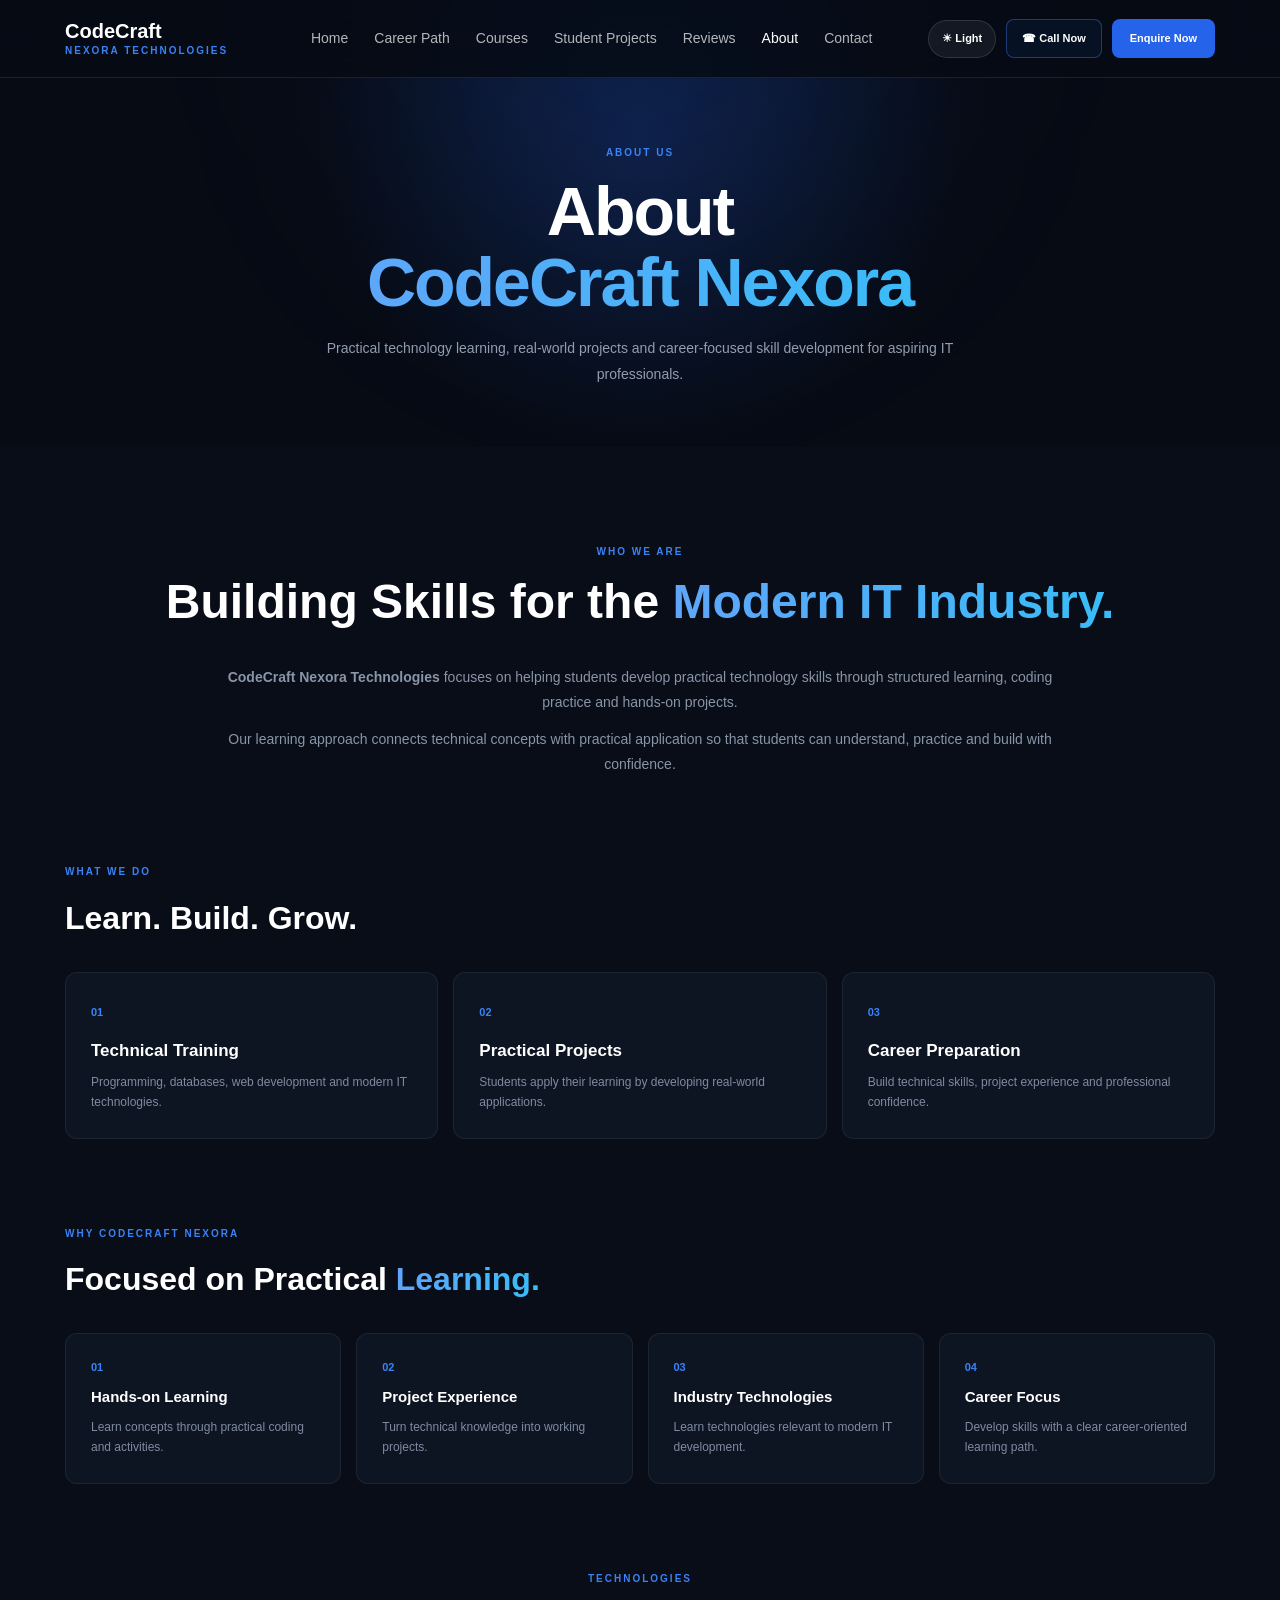
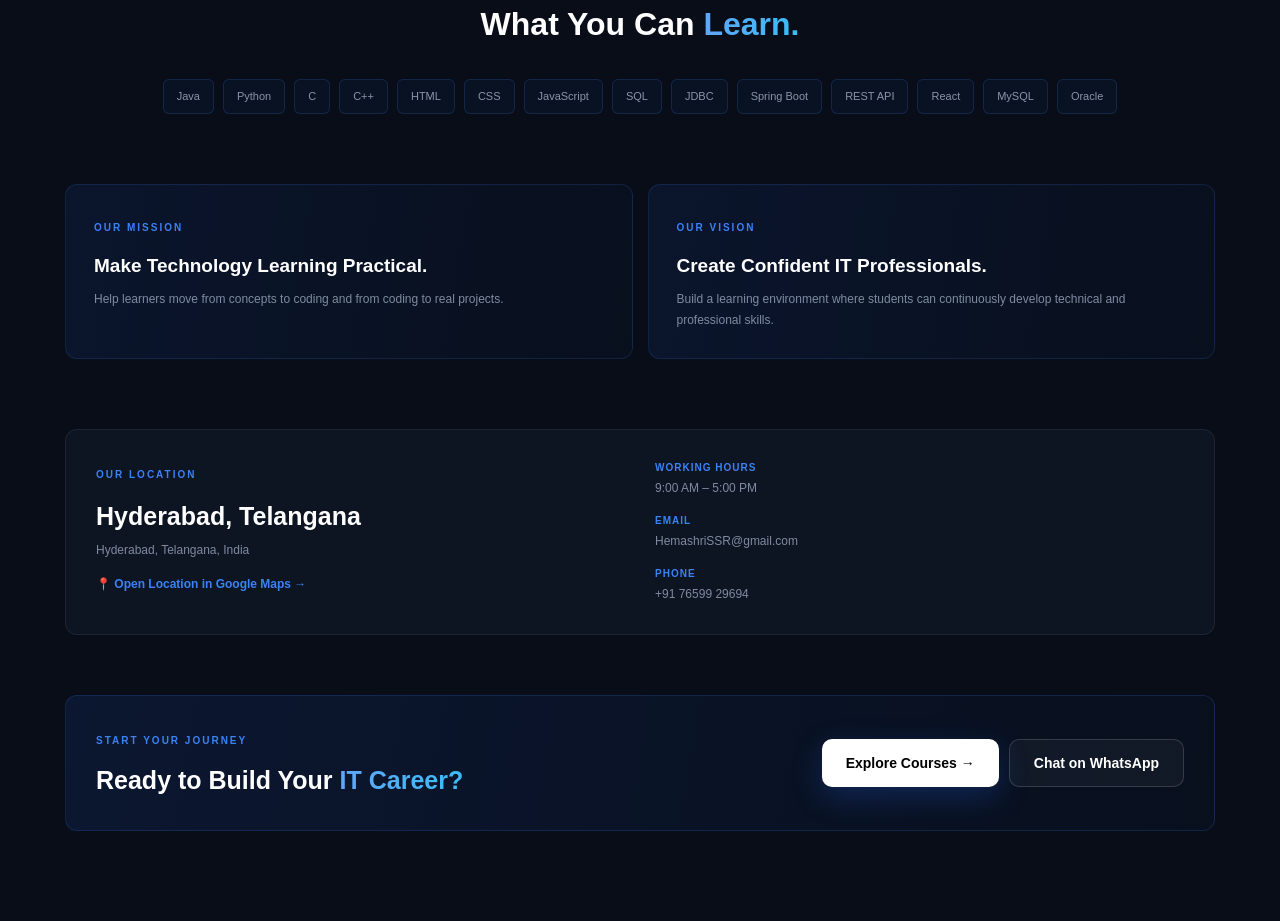
<file: about.html>
<!DOCTYPE html>
<html lang="en">

<head>
    <meta charset="UTF-8">
    <meta name="viewport" content="width=device-width, initial-scale=1.0">

    <title>About | CodeCraft Nexora Technologies</title>

    <link rel="stylesheet" href="css/style.css">
</head>

<body>

<!-- ================= NAVBAR ================= -->

<header class="navbar">

    <div class="nav-container">

        <a href="index.html" class="logo">
            <span class="logo-code">CodeCraft</span>
            <span class="logo-nexora">NEXORA TECHNOLOGIES</span>
        </a>

        <nav class="nav-menu">

            <a href="index.html">Home</a>

            <a href="career.html">Career Path</a>

            <a href="courses.html">Courses</a>

            <a href="projects.html">Student Projects</a>

            <a href="reviews.html">Reviews</a>

            <a href="about.html" class="active">About</a>

            <a href="contact.html">Contact</a>

        </nav>

        <div class="nav-actions">

            <button
                id="themeToggle"
                class="theme-btn">
                ☀ Light
            </button>

            <a
                href="tel:+917659929694"
                class="call-btn">
                ☎ Call Now
            </a>

            <a
                href="contact.html"
                class="enquire-btn">
                Enquire Now
            </a>

        </div>

    </div>

</header>


<!-- ================= ABOUT HERO ================= -->

<section class="about-hero">

    <div class="about-hero-content">

        <span class="section-label">
            ABOUT US
        </span>

        <h1>
            About
            <span>CodeCraft Nexora</span>
        </h1>

        <p>
            Practical technology learning, real-world projects
            and career-focused skill development for aspiring
            IT professionals.
        </p>

    </div>

</section>


<!-- ================= WHO WE ARE ================= -->

<section class="about-main">

    <div class="about-main-container">

        <div class="about-main-heading">

            <span class="section-label">
                WHO WE ARE
            </span>

            <h2>
                Building Skills for the
                <span>Modern IT Industry.</span>
            </h2>

        </div>


        <div class="about-intro">

            <p>
                <strong>CodeCraft Nexora Technologies</strong>
                focuses on helping students develop practical
                technology skills through structured learning,
                coding practice and hands-on projects.
            </p>

            <p>
                Our learning approach connects technical
                concepts with practical application so that
                students can understand, practice and build
                with confidence.
            </p>

        </div>


        <!-- ================= WHAT WE DO ================= -->

        <div class="about-block">

            <span class="section-label">
                WHAT WE DO
            </span>

            <h2>
                Learn. Build. Grow.
            </h2>

            <div class="about-points">

                <div>
                    <span>01</span>
                    <h3>Technical Training</h3>
                    <p>
                        Programming, databases, web development
                        and modern IT technologies.
                    </p>
                </div>

                <div>
                    <span>02</span>
                    <h3>Practical Projects</h3>
                    <p>
                        Students apply their learning by
                        developing real-world applications.
                    </p>
                </div>

                <div>
                    <span>03</span>
                    <h3>Career Preparation</h3>
                    <p>
                        Build technical skills, project
                        experience and professional confidence.
                    </p>
                </div>

            </div>

        </div>


        <!-- ================= WHY US ================= -->

        <div class="about-block">

            <span class="section-label">
                WHY CODECRAFT NEXORA
            </span>

            <h2>
                Focused on Practical
                <span>Learning.</span>
            </h2>

            <div class="why-grid">

                <div class="why-item">
                    <b>01</b>
                    <strong>Hands-on Learning</strong>
                    <p>
                        Learn concepts through practical
                        coding and activities.
                    </p>
                </div>

                <div class="why-item">
                    <b>02</b>
                    <strong>Project Experience</strong>
                    <p>
                        Turn technical knowledge into
                        working projects.
                    </p>
                </div>

                <div class="why-item">
                    <b>03</b>
                    <strong>Industry Technologies</strong>
                    <p>
                        Learn technologies relevant to
                        modern IT development.
                    </p>
                </div>

                <div class="why-item">
                    <b>04</b>
                    <strong>Career Focus</strong>
                    <p>
                        Develop skills with a clear
                        career-oriented learning path.
                    </p>
                </div>

            </div>

        </div>


        <!-- ================= TECHNOLOGIES ================= -->

        <div class="about-block technologies-block">

            <span class="section-label">
                TECHNOLOGIES
            </span>

            <h2>
                What You Can
                <span>Learn.</span>
            </h2>

            <div class="technology-tags">

                <span>Java</span>
                <span>Python</span>
                <span>C</span>
                <span>C++</span>
                <span>HTML</span>
                <span>CSS</span>
                <span>JavaScript</span>
                <span>SQL</span>
                <span>JDBC</span>
                <span>Spring Boot</span>
                <span>REST API</span>
                <span>React</span>
                <span>MySQL</span>
                <span>Oracle</span>

            </div>

        </div>


        <!-- ================= MISSION VISION ================= -->

        <div class="mission-vision">

            <div>

                <span class="section-label">
                    OUR MISSION
                </span>

                <h3>
                    Make Technology Learning Practical.
                </h3>

                <p>
                    Help learners move from concepts to
                    coding and from coding to real projects.
                </p>

            </div>


            <div>

                <span class="section-label">
                    OUR VISION
                </span>

                <h3>
                    Create Confident IT Professionals.
                </h3>

                <p>
                    Build a learning environment where
                    students can continuously develop
                    technical and professional skills.
                </p>

            </div>

        </div>


        <!-- ================= LOCATION ================= -->

        <div class="about-location">

            <div>

                <span class="section-label">
                    OUR LOCATION
                </span>

                <h2>
                    Hyderabad, Telangana
                </h2>

                <p>
                    Hyderabad, Telangana, India
                </p>

                <a
                    href="https://www.google.com/maps/search/?api=1&query=Hyderabad%2C%20Telangana%2C%20India"
                    target="_blank"
                    rel="noopener noreferrer"
                    class="map-link">

                    📍 Open Location in Google Maps →

                </a>

            </div>


            <div class="location-details">

                <p>
                    <strong>Working Hours</strong>
                    9:00 AM – 5:00 PM
                </p>

                <p>
                    <strong>Email</strong>
                    HemashriSSR@gmail.com
                </p>

                <p>
                    <strong>Phone</strong>
                    +91 76599 29694
                </p>

            </div>

        </div>


        <!-- ================= CTA ================= -->

        <div class="about-final-cta">

            <div>

                <span class="section-label">
                    START YOUR JOURNEY
                </span>

                <h2>
                    Ready to Build Your
                    <span>IT Career?</span>
                </h2>

            </div>

            <div class="cta-buttons">

                <a
                    href="courses.html"
                    class="primary-btn">
                    Explore Courses →
                </a>

                <a
                    href="https://wa.me/917659929694?text=Hello%20CodeCraft%20Nexora%20Technologies%21%20I%20want%20to%20know%20more%20about%20your%20courses."
                    target="_blank"
                    class="secondary-btn">
                    Chat on WhatsApp
                </a>

            </div>

        </div>

    </div>

</section>


<script src="js/script.js"></script>

</body>

</html>
</file>
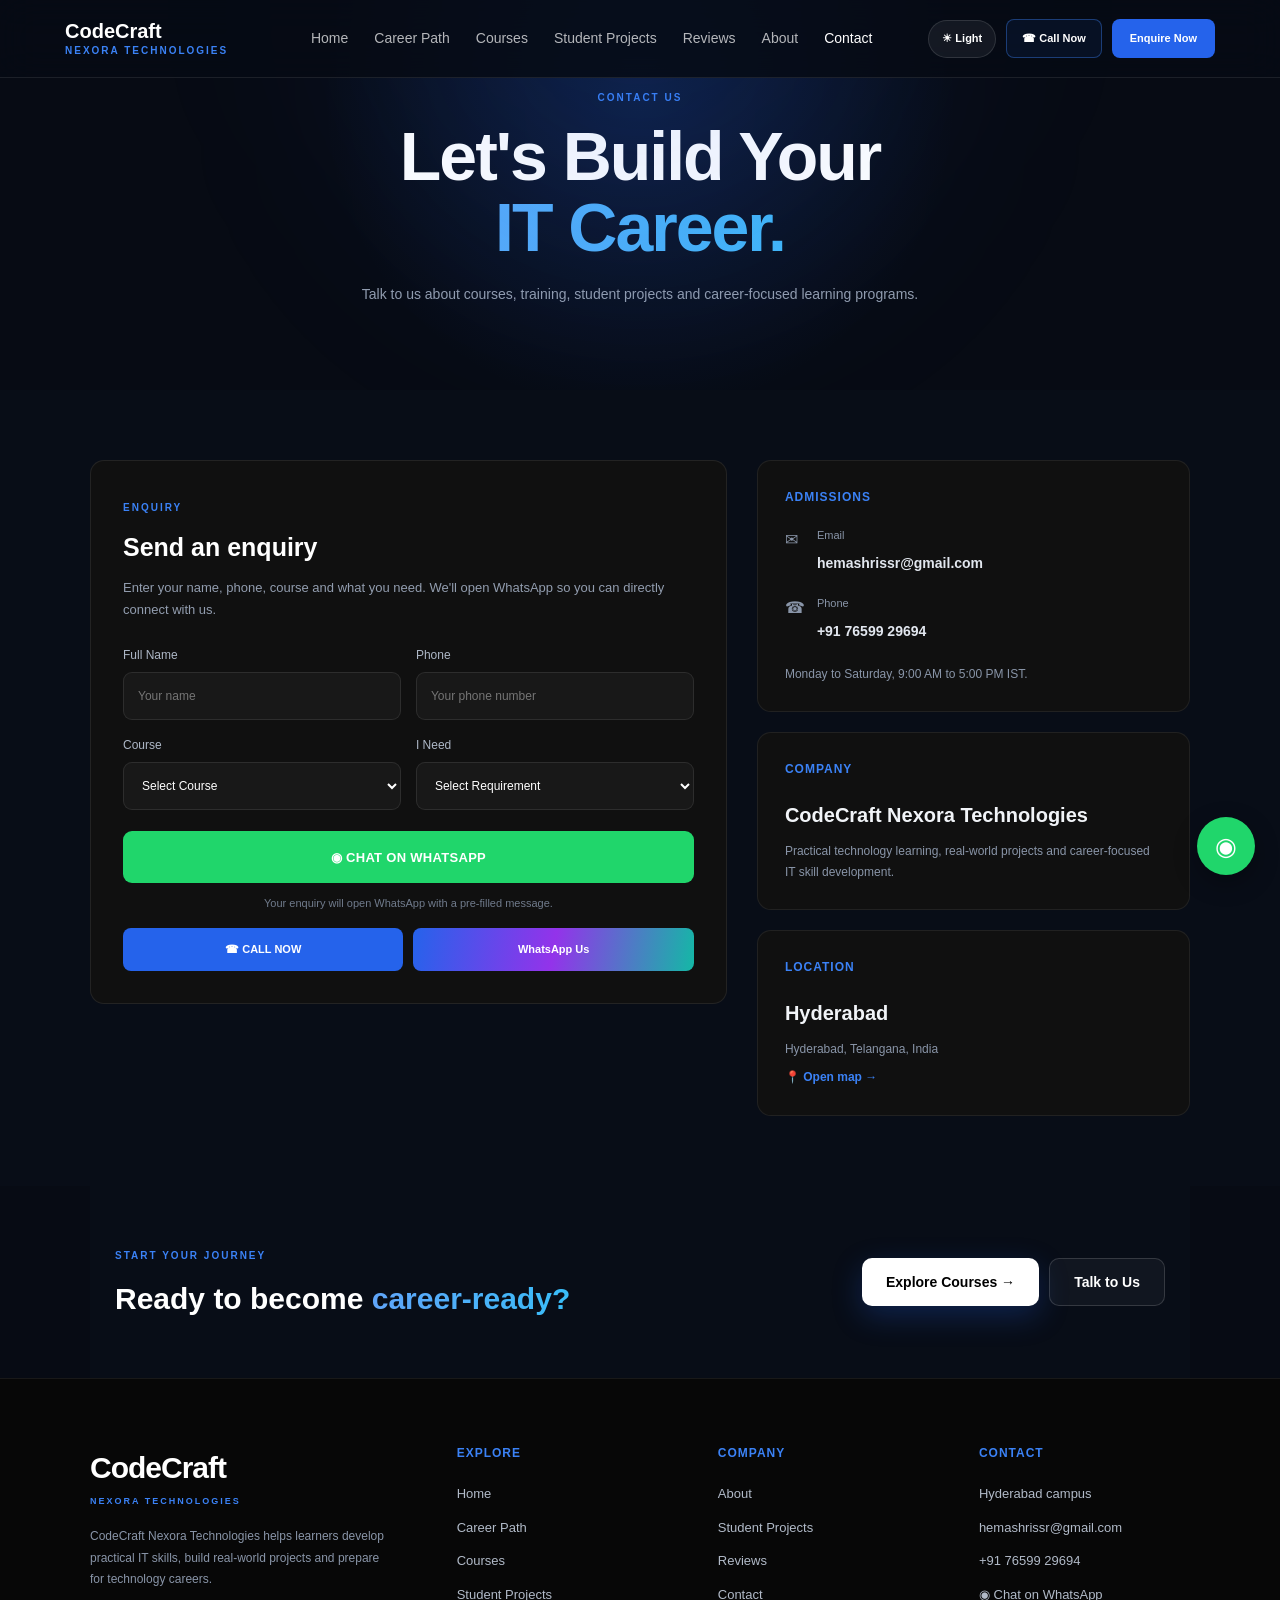
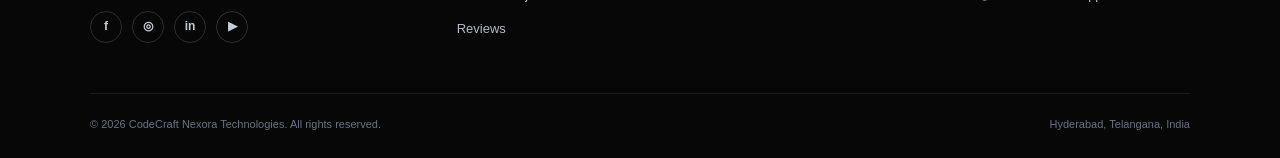
<file: contact.html>
<!DOCTYPE html>
<html lang="en">

<head>
    <meta charset="UTF-8">
    <meta name="viewport" content="width=device-width, initial-scale=1.0">

    <title>Contact | CodeCraft Nexora Technologies</title>

    <link rel="stylesheet" href="css/style.css">
</head>

<body>

<!-- =====================================================
     NAVBAR
===================================================== -->

<header class="navbar">

    <div class="nav-container">

        <a href="index.html" class="logo">
            <span class="logo-code">CodeCraft</span>
            <span class="logo-nexora">NEXORA TECHNOLOGIES</span>
        </a>

        <nav class="nav-menu">

            <a href="index.html">Home</a>

            <a href="career.html">Career Path</a>

            <a href="courses.html">Courses</a>

            <a href="projects.html">Student Projects</a>

            <a href="reviews.html">Reviews</a>

            <a href="about.html">About</a>

            <a href="contact.html" class="active">Contact</a>

        </nav>

        <div class="nav-actions">

            <button id="themeToggle" class="theme-btn">
                ☀ Light
            </button>

            <a href="tel:+917659929694" class="call-btn">
                ☎ Call Now
            </a>

            <a href="#enquiry" class="enquire-btn">
                Enquire Now
            </a>

        </div>

    </div>

</header>


<!-- =====================================================
     CONTACT HERO
===================================================== -->

<section class="contact-hero">

    <div class="contact-hero-content">

        <span class="section-label">
            CONTACT US
        </span>

        <h1>
            Let's Build Your
            <span>IT Career.</span>
        </h1>

        <p>
            Talk to us about courses, training,
            student projects and career-focused
            learning programs.
        </p>

    </div>

</section>


<!-- =====================================================
     CONTACT AREA
===================================================== -->

<section class="contact-area" id="enquiry">

    <div class="contact-grid">


        <!-- ================= ENQUIRY ================= -->

        <div class="enquiry-card">

            <span class="section-label">
                ENQUIRY
            </span>

            <h2>
                Send an enquiry
            </h2>

            <p class="enquiry-description">
                Enter your name, phone, course and what
                you need. We'll open WhatsApp so you can
                directly connect with us.
            </p>


            <form id="enquiryForm">


                <div class="form-row">

                    <div class="input-group">

                        <label>
                            Full Name
                        </label>

                        <input
                            type="text"
                            id="name"
                            placeholder="Your name"
                            required>

                    </div>


                    <div class="input-group">

                        <label>
                            Phone
                        </label>

                        <input
                            type="tel"
                            id="phone"
                            placeholder="Your phone number"
                            required>

                    </div>

                </div>


                <div class="form-row">

                    <div class="input-group">

                        <label>
                            Course
                        </label>

                        <select id="course" required>

                            <option value="">
                                Select Course
                            </option>

                            <option>
                                Java Full Stack
                            </option>

                            <option>
                                Python Full Stack
                            </option>

                            <option>
                                Artificial Intelligence
                            </option>

                            <option>
                                VLSI
                            </option>

                            <option>
                                Embedded Systems & IoT
                            </option>

                            <option>
                                Cyber Security
                            </option>

                            <option>
                                ChatGPT & AI Tools
                            </option>

                            <option>
                                Business Analytics
                            </option>

                            <option>
                                AWS Cloud
                            </option>

                            <option>
                                Data Science
                            </option>

                            <option>
                                .NET Full Stack
                            </option>

                            <option>
                                UI/UX Design
                            </option>

                        </select>

                    </div>


                    <div class="input-group">

                        <label>
                            I Need
                        </label>

                        <select id="need" required>

                            <option value="">
                                Select Requirement
                            </option>

                            <option>
                                Course Details
                            </option>

                            <option>
                                Batch Details
                            </option>

                            <option>
                                Fees Details
                            </option>

                            <option>
                                Career Guidance
                            </option>

                            <option>
                                Project Guidance
                            </option>

                            <option>
                                Other
                            </option>

                        </select>

                    </div>

                </div>


                <button
                    type="submit"
                    class="whatsapp-submit">

                    <span>◉</span>
                    CHAT ON WHATSAPP

                </button>


                <p class="form-note">
                    Your enquiry will open WhatsApp
                    with a pre-filled message.
                </p>

            </form>


            <div class="quick-actions">

                <a
                    href="tel:+917659929694"
                    class="quick-call">

                    ☎ CALL NOW

                </a>


                <a
                    href="https://wa.me/917659929694?text=Hello%20CodeCraft%20Nexora%20Technologies%21%20I%20would%20like%20to%20know%20more%20about%20your%20courses."
                    target="_blank"
                    class="quick-whatsapp">

                    WhatsApp Us

                </a>

            </div>

        </div>


        <!-- ================= RIGHT INFO ================= -->

        <div class="contact-right">


            <!-- ADMISSIONS -->

            <div class="info-card">

                <span class="info-title">
                    ADMISSIONS
                </span>


                <div class="info-line">

                    <span class="info-symbol">
                        ✉
                    </span>

                    <div>

                        <small>Email</small>

                        <a href="mailto:hemashrissr@gmail.com">
                            hemashrissr@gmail.com
                        </a>

                    </div>

                </div>


                <div class="info-line">

                    <span class="info-symbol">
                        ☎
                    </span>

                    <div>

                        <small>Phone</small>

                        <a href="tel:+917659929694">
                            +91 76599 29694
                        </a>

                    </div>

                </div>


                <p class="working-hours">
                    Monday to Saturday,
                    9:00 AM to 5:00 PM IST.
                </p>

            </div>


            <!-- COMPANY -->

            <div class="info-card">

                <span class="info-title">
                    COMPANY
                </span>

                <h3>
                    CodeCraft Nexora Technologies
                </h3>

                <p>
                    Practical technology learning,
                    real-world projects and
                    career-focused IT skill development.
                </p>

            </div>


            <!-- CAMPUS -->

            <div class="info-card">

                <span class="info-title">
                    LOCATION
                </span>

                <h3>
                    Hyderabad
                </h3>

                <p>
                    Hyderabad, Telangana, India
                </p>


                <a
                    href="https://www.google.com/maps/search/?api=1&query=Hyderabad%2C%20Telangana%2C%20India"
                    target="_blank"
                    class="map-open">

                    📍 Open map →

                </a>

            </div>

        </div>

    </div>

</section>


<!-- =====================================================
     FINAL CTA
===================================================== -->

<section class="contact-bottom-cta">

    <div>

        <span class="section-label">
            START YOUR JOURNEY
        </span>

        <h2>
            Ready to become
            <span>career-ready?</span>
        </h2>

    </div>

    <div class="bottom-buttons">

        <a
            href="courses.html"
            class="primary-btn">

            Explore Courses →

        </a>

        <a
            href="https://wa.me/917659929694?text=Hello%20CodeCraft%20Nexora%20Technologies%21%20I%20want%20to%20know%20more%20about%20your%20courses."
            target="_blank"
            class="secondary-btn">

            Talk to Us

        </a>

    </div>

</section>


<!-- =====================================================
     FOOTER
===================================================== -->

<footer class="site-footer">

    <div class="footer-container">


        <!-- BRAND -->

        <div class="footer-brand">

            <a href="index.html" class="footer-logo">

                <span>
                    CodeCraft
                </span>

                <small>
                    NEXORA TECHNOLOGIES
                </small>

            </a>


            <p>
                CodeCraft Nexora Technologies helps
                learners develop practical IT skills,
                build real-world projects and prepare
                for technology careers.
            </p>


            <div class="social-links">

                <a href="#" aria-label="Facebook">
                    f
                </a>

                <a href="#" aria-label="Instagram">
                    ◎
                </a>

                <a href="#" aria-label="LinkedIn">
                    in
                </a>

                <a href="#" aria-label="YouTube">
                    ▶
                </a>

            </div>

        </div>


        <!-- EXPLORE -->

        <div class="footer-column">

            <h3>
                EXPLORE
            </h3>

            <a href="index.html">
                Home
            </a>

            <a href="career.html">
                Career Path
            </a>

            <a href="courses.html">
                Courses
            </a>

            <a href="projects.html">
                Student Projects
            </a>

            <a href="reviews.html">
                Reviews
            </a>

        </div>


        <!-- COMPANY -->

        <div class="footer-column">

            <h3>
                COMPANY
            </h3>

            <a href="about.html">
                About
            </a>

            <a href="projects.html">
                Student Projects
            </a>

            <a href="reviews.html">
                Reviews
            </a>

            <a href="contact.html">
                Contact
            </a>

        </div>


        <!-- CONTACT -->

        <div class="footer-column">

            <h3>
                CONTACT
            </h3>

            <a
                href="https://www.google.com/maps/search/?api=1&query=Hyderabad%2C%20Telangana%2C%20India"
                target="_blank">

                Hyderabad campus

            </a>

            <a href="mailto:hemashrissr@gmail.com">
                hemashrissr@gmail.com
            </a>

            <a href="tel:+917659929694">
                +91 76599 29694
            </a>

            <a
                href="https://wa.me/917659929694?text=Hello%20CodeCraft%20Nexora%20Technologies%21"
                target="_blank">

                ◉ Chat on WhatsApp

            </a>

        </div>

    </div>


    <!-- COPYRIGHT -->

    <div class="footer-bottom">

        <p>
            © 2026 CodeCraft Nexora Technologies.
            All rights reserved.
        </p>

        <p>
            Hyderabad, Telangana, India
        </p>

    </div>

</footer>


<!-- FLOATING WHATSAPP -->

<a
    href="https://wa.me/917659929694?text=Hello%20CodeCraft%20Nexora%20Technologies%21%20I%20want%20to%20know%20more%20about%20your%20courses."
    target="_blank"
    class="floating-whatsapp"
    aria-label="Chat on WhatsApp">

    ◉

</a>


<script src="js/script.js"></script>


<script>

/* =====================================================
   CONTACT FORM → WHATSAPP
===================================================== */

document
    .getElementById("enquiryForm")
    .addEventListener("submit", function(event) {

        event.preventDefault();

        const name =
            document.getElementById("name").value.trim();

        const phone =
            document.getElementById("phone").value.trim();

        const course =
            document.getElementById("course").value;

        const need =
            document.getElementById("need").value;


        const message =
`Hello CodeCraft Nexora Technologies!

I would like to make an enquiry.

Name: ${name}
Phone: ${phone}
Course: ${course}
Requirement: ${need}

Please share the details. Thank you!`;


        const whatsappURL =
            "https://wa.me/917659929694?text="
            + encodeURIComponent(message);


        window.open(
            whatsappURL,
            "_blank"
        );

    });

</script>

</body>

</html>
</file>
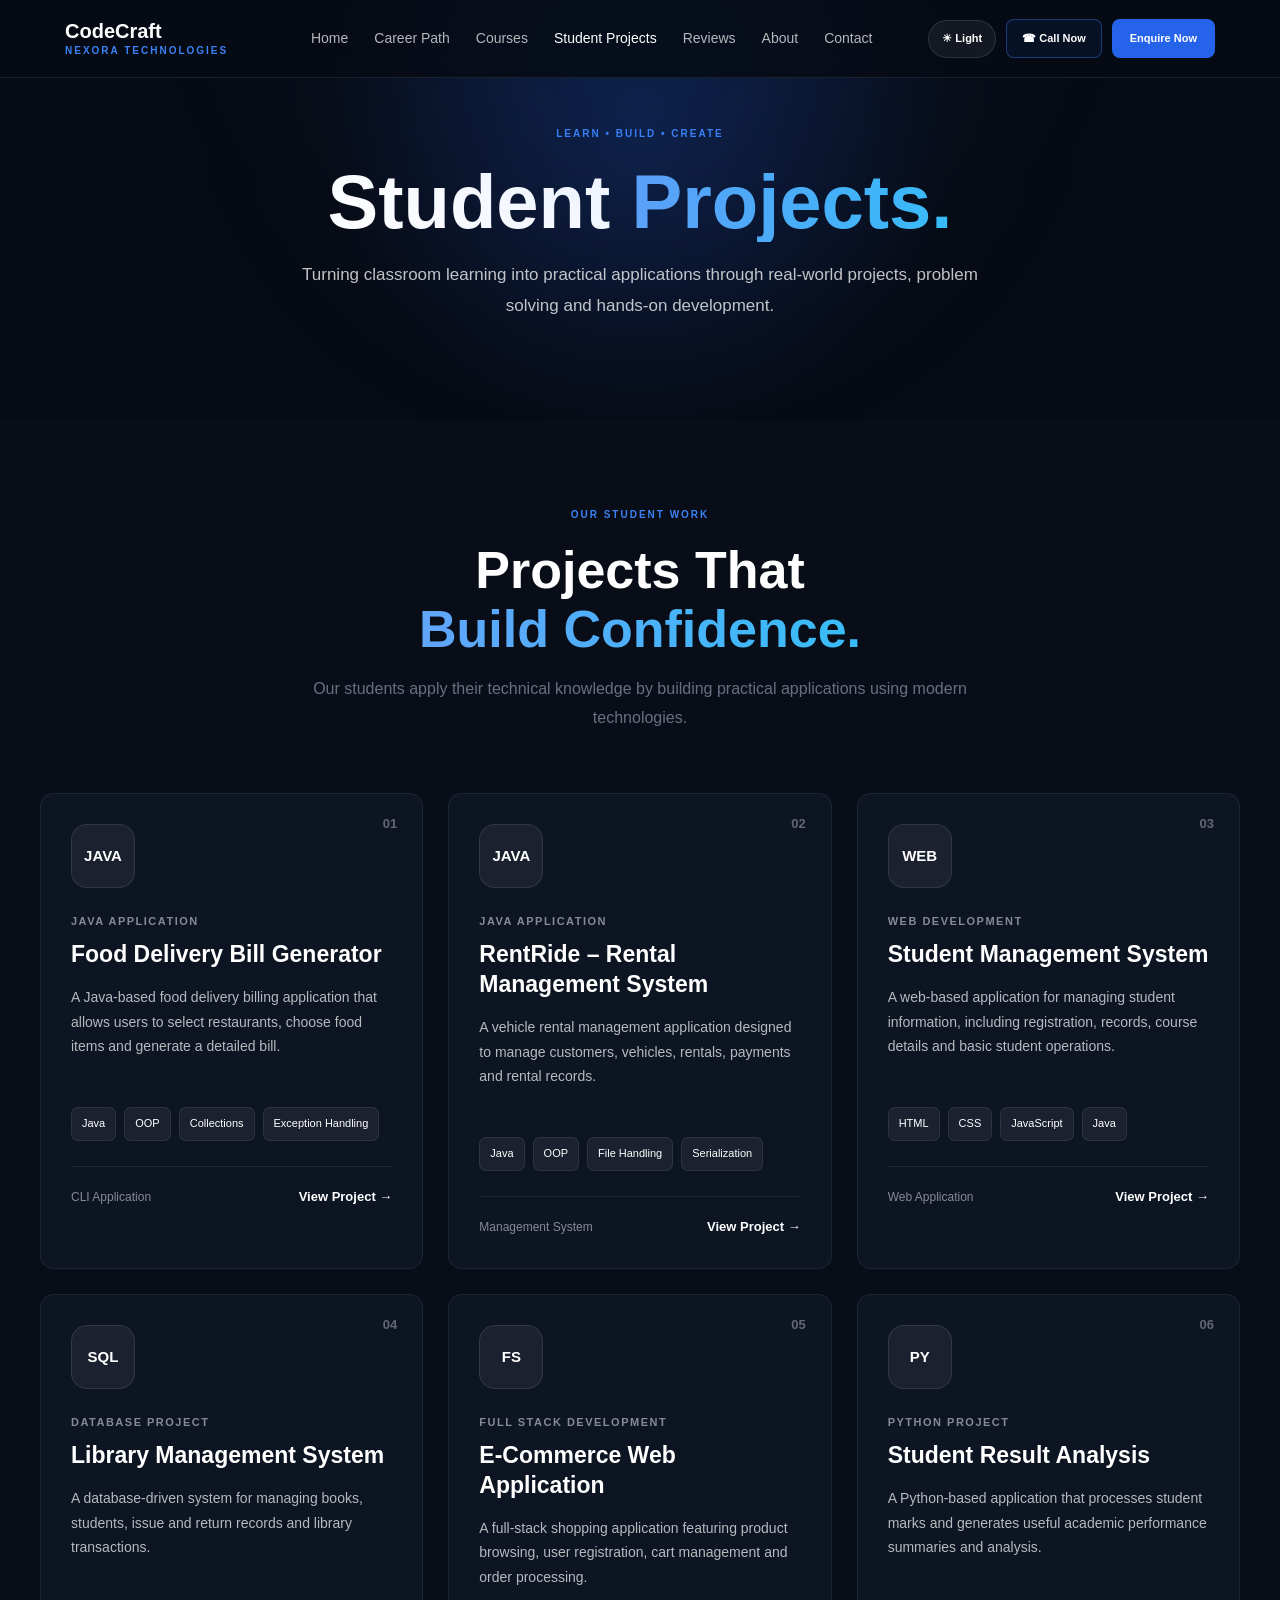
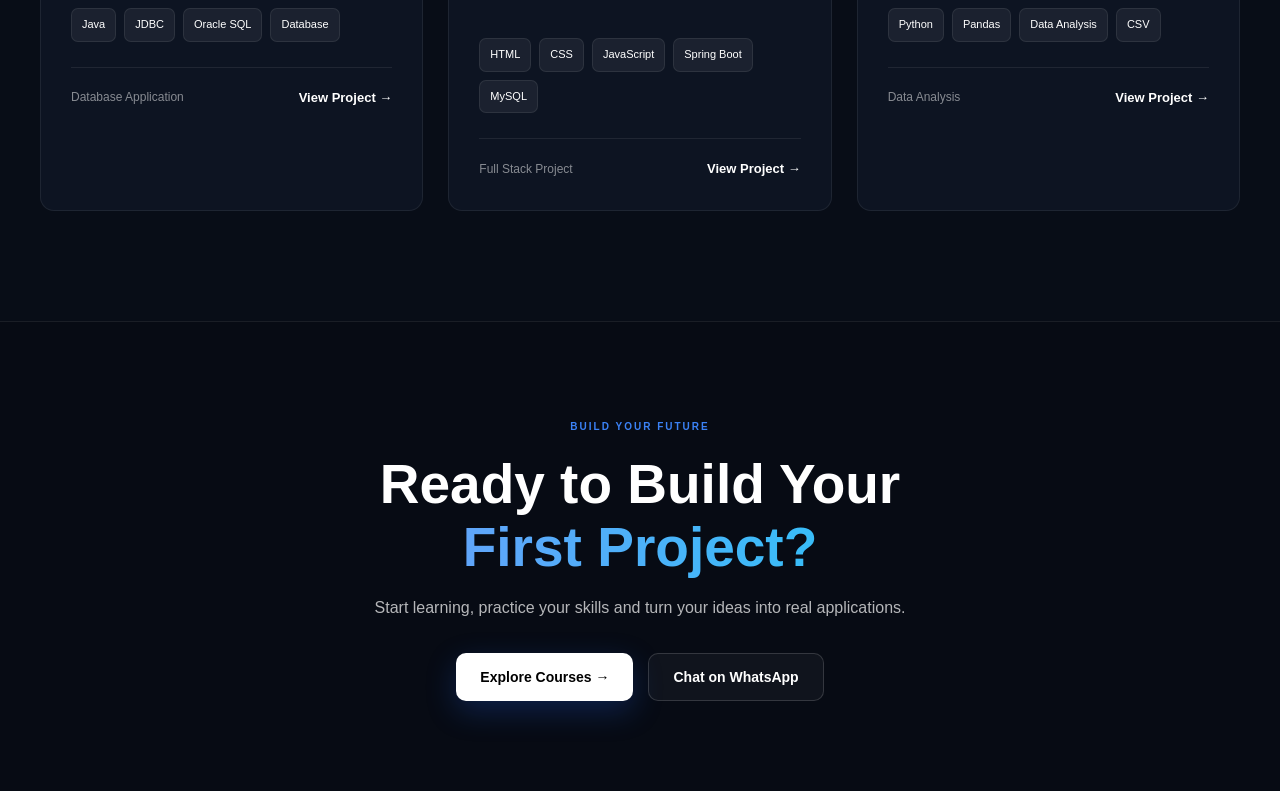
<file: projects.html>
<!DOCTYPE html>
<html lang="en">

<head>

    <meta charset="UTF-8">

    <meta name="viewport" content="width=device-width, initial-scale=1.0">

    <title>Student Projects | CodeCraft Nexora Technologies</title>

    <link rel="stylesheet" href="css/style.css">

</head>


<body>


<!-- ================= NAVBAR ================= -->

<header class="navbar">

    <div class="nav-container">

        <a href="index.html" class="logo">

            <span class="logo-code">
                CodeCraft
            </span>

            <span class="logo-nexora">
                NEXORA TECHNOLOGIES
            </span>

        </a>


        <nav class="nav-menu">

            <a href="index.html">
                Home
            </a>

            <a href="career.html">
                Career Path
            </a>

            <a href="courses.html">
                Courses
            </a>

            <a href="projects.html" class="active">
                Student Projects
            </a>

            <a href="reviews.html">
                Reviews
            </a>

            <a href="about.html">
                About
            </a>

            <a href="contact.html">
                Contact
            </a>

        </nav>


        <div class="nav-actions">

            <button
                id="themeToggle"
                class="theme-btn"
                type="button">

                ☀ Light

            </button>


            <a
                href="tel:+917659929694"
                class="call-btn">

                ☎ Call Now

            </a>


            <a
                href="contact.html"
                class="enquire-btn">

                Enquire Now

            </a>

        </div>

    </div>

</header>



<!-- ================= HERO ================= -->

<section class="projects-hero">

    <div class="projects-hero-content">

        <span class="section-label">
            LEARN • BUILD • CREATE
        </span>


        <h1>

            Student
            <span>Projects.</span>

        </h1>


        <p>

            Turning classroom learning into practical
            applications through real-world projects,
            problem solving and hands-on development.

        </p>

    </div>

</section>



<!-- ================= PROJECTS ================= -->

<section class="projects-section">

    <div class="projects-container">


        <div class="projects-heading">

            <span class="section-label">
                OUR STUDENT WORK
            </span>


            <h2>

                Projects That
                <span>Build Confidence.</span>

            </h2>


            <p>

                Our students apply their technical knowledge
                by building practical applications using
                modern technologies.

            </p>

        </div>



        <div class="projects-grid">



<!-- =====================================================
     PROJECT 01
===================================================== -->

<article class="project-card">


    <div class="project-number">
        01
    </div>


    <div class="project-icon java-icon">
        JAVA
    </div>


    <span class="project-category">
        JAVA APPLICATION
    </span>


    <h3>
        Food Delivery Bill Generator
    </h3>


    <p>

        A Java-based food delivery billing application
        that allows users to select restaurants,
        choose food items and generate a detailed bill.

    </p>


    <div class="project-tech">

        <span>Java</span>
        <span>OOP</span>
        <span>Collections</span>
        <span>Exception Handling</span>

    </div>


    <div class="project-bottom">

        <span class="project-type">
            CLI Application
        </span>


        <a
            href="https://github.com/"
            target="_blank"
            rel="noopener noreferrer"
            class="project-link">

            View Project →
            
        </a>

    </div>

</article>



<!-- =====================================================
     PROJECT 02
===================================================== -->

<article class="project-card">


    <div class="project-number">
        02
    </div>


    <div class="project-icon java-icon">
        JAVA
    </div>


    <span class="project-category">
        JAVA APPLICATION
    </span>


    <h3>
        RentRide – Rental Management System
    </h3>


    <p>

        A vehicle rental management application designed
        to manage customers, vehicles, rentals,
        payments and rental records.

    </p>


    <div class="project-tech">

        <span>Java</span>
        <span>OOP</span>
        <span>File Handling</span>
        <span>Serialization</span>

    </div>


    <div class="project-bottom">

        <span class="project-type">
            Management System
        </span>


        <a
            href="https://github.com/"
            target="_blank"
            rel="noopener noreferrer"
            class="project-link">

            View Project →

        </a>

    </div>

</article>



<!-- =====================================================
     PROJECT 03
===================================================== -->

<article class="project-card">


    <div class="project-number">
        03
    </div>


    <div class="project-icon web-icon">
        WEB
    </div>


    <span class="project-category">
        WEB DEVELOPMENT
    </span>


    <h3>
        Student Management System
    </h3>


    <p>

        A web-based application for managing student
        information, including registration, records,
        course details and basic student operations.

    </p>


    <div class="project-tech">

        <span>HTML</span>
        <span>CSS</span>
        <span>JavaScript</span>
        <span>Java</span>

    </div>


    <div class="project-bottom">

        <span class="project-type">
            Web Application
        </span>


        <a
            href="https://github.com/"
            target="_blank"
            rel="noopener noreferrer"
            class="project-link">

            View Project →

        </a>

    </div>

</article>



<!-- =====================================================
     PROJECT 04
===================================================== -->

<article class="project-card">


    <div class="project-number">
        04
    </div>


    <div class="project-icon database-icon">
        SQL
    </div>


    <span class="project-category">
        DATABASE PROJECT
    </span>


    <h3>
        Library Management System
    </h3>


    <p>

        A database-driven system for managing books,
        students, issue and return records and
        library transactions.

    </p>


    <div class="project-tech">

        <span>Java</span>
        <span>JDBC</span>
        <span>Oracle SQL</span>
        <span>Database</span>

    </div>


    <div class="project-bottom">

        <span class="project-type">
            Database Application
        </span>


        <a
            href="https://github.com/"
            target="_blank"
            rel="noopener noreferrer"
            class="project-link">

            View Project →

        </a>

    </div>

</article>



<!-- =====================================================
     PROJECT 05
===================================================== -->

<article class="project-card">


    <div class="project-number">
        05
    </div>


    <div class="project-icon fullstack-icon">
        FS
    </div>


    <span class="project-category">
        FULL STACK DEVELOPMENT
    </span>


    <h3>
        E-Commerce Web Application
    </h3>


    <p>

        A full-stack shopping application featuring
        product browsing, user registration, cart
        management and order processing.

    </p>


    <div class="project-tech">

        <span>HTML</span>
        <span>CSS</span>
        <span>JavaScript</span>
        <span>Spring Boot</span>
        <span>MySQL</span>

    </div>


    <div class="project-bottom">

        <span class="project-type">
            Full Stack Project
        </span>


        <a
            href="https://github.com/"
            target="_blank"
            rel="noopener noreferrer"
            class="project-link">

            View Project →

        </a>

    </div>

</article>



<!-- =====================================================
     PROJECT 06
===================================================== -->

<article class="project-card">


    <div class="project-number">
        06
    </div>


    <div class="project-icon python-icon">
        PY
    </div>


    <span class="project-category">
        PYTHON PROJECT
    </span>


    <h3>
        Student Result Analysis
    </h3>


    <p>

        A Python-based application that processes student
        marks and generates useful academic performance
        summaries and analysis.

    </p>


    <div class="project-tech">

        <span>Python</span>
        <span>Pandas</span>
        <span>Data Analysis</span>
        <span>CSV</span>

    </div>


    <div class="project-bottom">

        <span class="project-type">
            Data Analysis
        </span>


        <a
            href="https://github.com/"
            target="_blank"
            rel="noopener noreferrer"
            class="project-link">

            View Project →

        </a>

    </div>

</article>



        </div>

    </div>

</section>



<!-- ================= CTA ================= -->

<section class="projects-cta">

    <div class="projects-cta-content">

        <span class="section-label">
            BUILD YOUR FUTURE
        </span>


        <h2>

            Ready to Build Your
            <span>First Project?</span>

        </h2>


        <p>

            Start learning, practice your skills and
            turn your ideas into real applications.

        </p>


        <div class="projects-cta-buttons">

            <a
                href="courses.html"
                class="primary-btn">

                Explore Courses →

            </a>


            <a
                href="https://wa.me/917659929694?text=Hello%20CodeCraft%20Nexora%20Technologies%21%0A%0AI%20want%20to%20know%20more%20about%20student%20projects%20and%20training."
                target="_blank"
                rel="noopener noreferrer"
                class="secondary-btn">

                Chat on WhatsApp

            </a>

        </div>

    </div>

</section>



<!-- ================= SCRIPT ================= -->

<script src="js/script.js"></script>

</body>

</html>
</file>
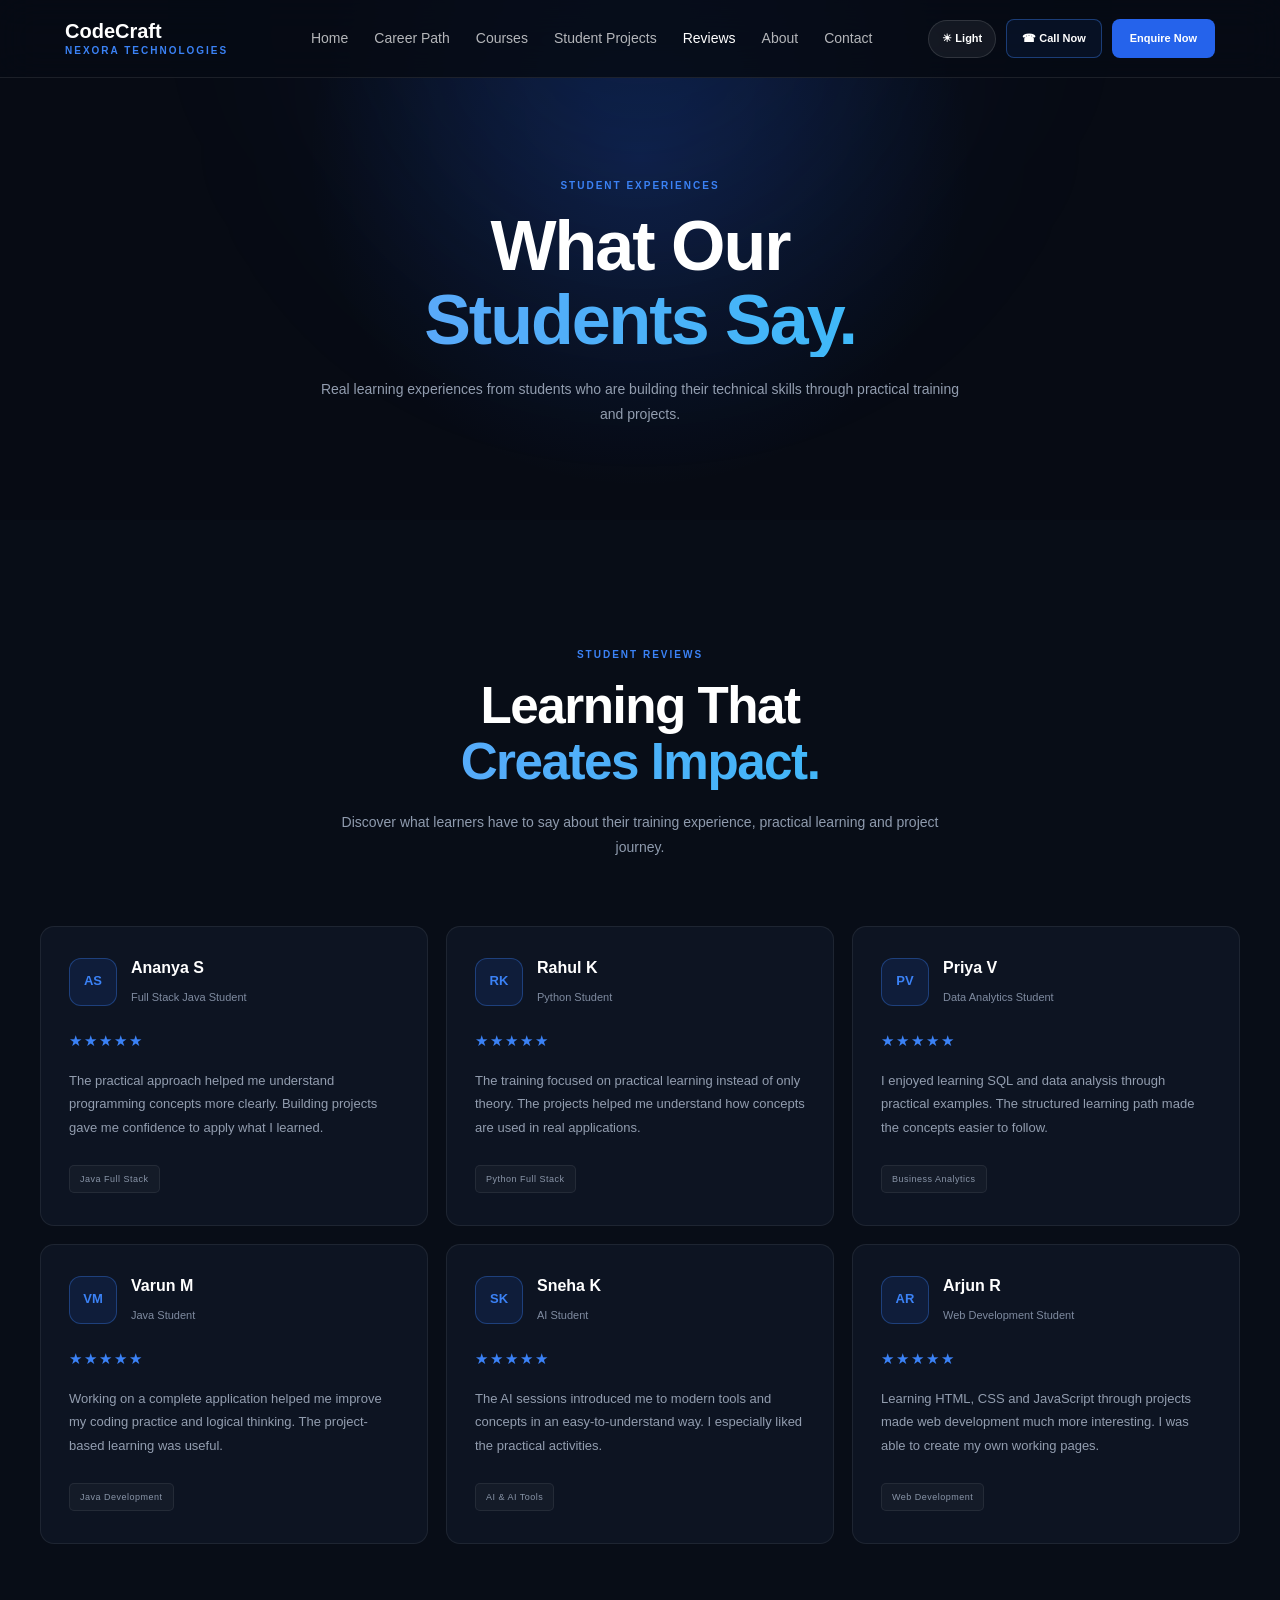
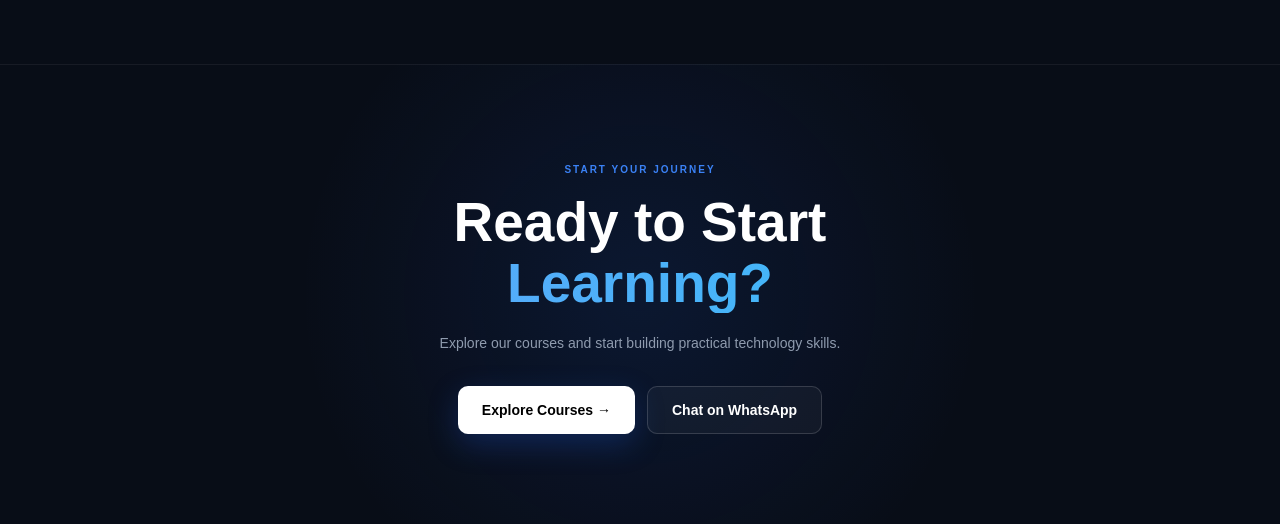
<file: reviews.html>
<!DOCTYPE html>
<html lang="en">

<head>

    <meta charset="UTF-8">

    <meta name="viewport" content="width=device-width, initial-scale=1.0">

    <title>Reviews | CodeCraft Nexora Technologies</title>

    <link rel="stylesheet" href="css/style.css">

</head>


<body>


<!-- ================= NAVBAR ================= -->

<header class="navbar">

    <div class="nav-container">

        <a href="index.html" class="logo">

            <span class="logo-code">
                CodeCraft
            </span>

            <span class="logo-nexora">
                NEXORA TECHNOLOGIES
            </span>

        </a>


        <nav class="nav-menu">

            <a href="index.html">
                Home
            </a>

            <a href="career.html">
                Career Path
            </a>

            <a href="courses.html">
                Courses
            </a>

            <a href="projects.html">
                Student Projects
            </a>

            <a href="reviews.html" class="active">
                Reviews
            </a>

            <a href="about.html">
                About
            </a>

            <a href="contact.html">
                Contact
            </a>

        </nav>


        <div class="nav-actions">

            <button
                id="themeToggle"
                class="theme-btn"
                type="button">

                ☀ Light

            </button>


            <a
                href="tel:+917659929694"
                class="call-btn">

                ☎ Call Now

            </a>


            <a
                href="contact.html"
                class="enquire-btn">

                Enquire Now

            </a>

        </div>

    </div>

</header>



<!-- ================= HERO ================= -->

<section class="reviews-hero">

    <div class="reviews-hero-content">

        <span class="section-label">
            STUDENT EXPERIENCES
        </span>


        <h1>

            What Our
            <span>Students Say.</span>

        </h1>


        <p>

            Real learning experiences from students
            who are building their technical skills
            through practical training and projects.

        </p>

    </div>

</section>



<!-- ================= REVIEWS ================= -->

<section class="reviews-section">

    <div class="reviews-container">


        <div class="reviews-heading">

            <span class="section-label">
                STUDENT REVIEWS
            </span>


            <h2>

                Learning That
                <span>Creates Impact.</span>

            </h2>


            <p>

                Discover what learners have to say about
                their training experience, practical learning
                and project journey.

            </p>

        </div>



        <div class="reviews-grid">


<!-- ================= REVIEW 01 ================= -->

<article class="review-card">

    <div class="review-top">

        <div class="student-avatar">
            AS
        </div>

        <div>

            <h3>
                Ananya S
            </h3>

            <span>
                Full Stack Java Student
            </span>

        </div>

    </div>


    <div class="stars">
        ★★★★★
    </div>


    <p class="review-text">

        The practical approach helped me understand
        programming concepts more clearly. Building
        projects gave me confidence to apply what
        I learned.

    </p>


    <div class="review-course">
        Java Full Stack
    </div>

</article>



<!-- ================= REVIEW 02 ================= -->

<article class="review-card">

    <div class="review-top">

        <div class="student-avatar">
            RK
        </div>

        <div>

            <h3>
                Rahul K
            </h3>

            <span>
                Python Student
            </span>

        </div>

    </div>


    <div class="stars">
        ★★★★★
    </div>


    <p class="review-text">

        The training focused on practical learning
        instead of only theory. The projects helped
        me understand how concepts are used in
        real applications.

    </p>


    <div class="review-course">
        Python Full Stack
    </div>

</article>



<!-- ================= REVIEW 03 ================= -->

<article class="review-card">

    <div class="review-top">

        <div class="student-avatar">
            PV
        </div>

        <div>

            <h3>
                Priya V
            </h3>

            <span>
                Data Analytics Student
            </span>

        </div>

    </div>


    <div class="stars">
        ★★★★★
    </div>


    <p class="review-text">

        I enjoyed learning SQL and data analysis
        through practical examples. The structured
        learning path made the concepts easier
        to follow.

    </p>


    <div class="review-course">
        Business Analytics
    </div>

</article>



<!-- ================= REVIEW 04 ================= -->

<article class="review-card">

    <div class="review-top">

        <div class="student-avatar">
            VM
        </div>

        <div>

            <h3>
                Varun M
            </h3>

            <span>
                Java Student
            </span>

        </div>

    </div>


    <div class="stars">
        ★★★★★
    </div>


    <p class="review-text">

        Working on a complete application helped
        me improve my coding practice and logical
        thinking. The project-based learning was
        useful.

    </p>


    <div class="review-course">
        Java Development
    </div>

</article>



<!-- ================= REVIEW 05 ================= -->

<article class="review-card">

    <div class="review-top">

        <div class="student-avatar">
            SK
        </div>

        <div>

            <h3>
                Sneha K
            </h3>

            <span>
                AI Student
            </span>

        </div>

    </div>


    <div class="stars">
        ★★★★★
    </div>


    <p class="review-text">

        The AI sessions introduced me to modern
        tools and concepts in an easy-to-understand
        way. I especially liked the practical
        activities.

    </p>


    <div class="review-course">
        AI & AI Tools
    </div>

</article>



<!-- ================= REVIEW 06 ================= -->

<article class="review-card">

    <div class="review-top">

        <div class="student-avatar">
            AR
        </div>

        <div>

            <h3>
                Arjun R
            </h3>

            <span>
                Web Development Student
            </span>

        </div>

    </div>


    <div class="stars">
        ★★★★★
    </div>


    <p class="review-text">

        Learning HTML, CSS and JavaScript through
        projects made web development much more
        interesting. I was able to create my own
        working pages.

    </p>


    <div class="review-course">
        Web Development
    </div>

</article>


        </div>

    </div>

</section>



<!-- ================= CTA ================= -->

<section class="reviews-cta">

    <div class="reviews-cta-content">

        <span class="section-label">
            START YOUR JOURNEY
        </span>


        <h2>

            Ready to Start
            <span>Learning?</span>

        </h2>


        <p>

            Explore our courses and start building
            practical technology skills.

        </p>


        <div class="reviews-cta-buttons">

            <a
                href="courses.html"
                class="primary-btn">

                Explore Courses →

            </a>


            <a
                href="https://wa.me/917659929694?text=Hello%20CodeCraft%20Nexora%20Technologies%21%0A%0AI%20want%20to%20know%20more%20about%20your%20courses."
                target="_blank"
                rel="noopener noreferrer"
                class="secondary-btn">

                Chat on WhatsApp

            </a>

        </div>

    </div>

</section>



<script src="js/script.js"></script>

</body>

</html>
</file>
<file: css/style.css>
/* ================================
   CODECRAFT NEXORA
   COMMON WEBSITE STYLE
================================ */

* {
    margin: 0;
    padding: 0;
    box-sizing: border-box;
}

html {
    scroll-behavior: smooth;
}

body {
    font-family: "Inter", "Segoe UI", Arial, sans-serif;
    background:
        radial-gradient(
            circle at 50% 0%,
            rgba(37, 99, 235, 0.22),
            transparent 40%
        ),
        #050816;
    color: #ffffff;
    min-height: 100vh;
    line-height: 1.6;
}


/* COMMON HEADINGS */

h1,
h2,
h3,
h4,
h5,
h6 {
    font-family: "Inter", "Segoe UI", Arial, sans-serif;
    color: #ffffff;
}


/* COMMON LINKS */

a {
    color: inherit;
}


/* COMMON SECTION LABEL */

.section-label {
    display: inline-block;
    font-size: 12px;
    font-weight: 700;
    letter-spacing: 2px;
    color: #60a5fa;
}


/* COMMON SPAN HIGHLIGHT */

h1 span,
h2 span {
    background: linear-gradient(
        90deg,
        #60a5fa,
        #38bdf8
    );

    -webkit-background-clip: text;
    -webkit-text-fill-color: transparent;
    background-clip: text;
}


/* ================================
   COMMON NAVBAR
================================ */

.navbar {
    width: 100%;
    position: relative;
    z-index: 1000;
    background: rgba(5, 8, 22, 0.85);
    backdrop-filter: blur(15px);
    border-bottom: 1px solid rgba(255,255,255,0.08);
}

.nav-container {
    max-width: 1250px;
    margin: auto;
    padding: 18px 25px;

    display: flex;
    align-items: center;
    justify-content: space-between;
    gap: 25px;
}


/* LOGO */

.logo {
    text-decoration: none;
    display: flex;
    flex-direction: column;
    line-height: 1;
}

.logo-code {
    font-size: 22px;
    font-weight: 800;
}

.logo-nexora {
    font-size: 9px;
    letter-spacing: 2px;
    color: #60a5fa;
    margin-top: 5px;
}


/* NAV MENU */

.nav-menu {
    display: flex;
    align-items: center;
    gap: 25px;
}

.nav-menu a {
    text-decoration: none;
    font-size: 14px;
    color: rgba(255,255,255,0.7);
    transition: 0.3s ease;
}

.nav-menu a:hover,
.nav-menu a.active {
    color: #ffffff;
}


/* NAV BUTTONS */

.nav-actions {
    display: flex;
    align-items: center;
    gap: 10px;
}

.theme-btn,
.call-btn,
.enquire-btn {
    text-decoration: none;
    border-radius: 8px;
    padding: 9px 14px;
    font-size: 12px;
    font-weight: 700;
    cursor: pointer;
}

.theme-btn {
    border: 1px solid rgba(255,255,255,0.12);
    background: transparent;
    color: #ffffff;
}

.call-btn {
    border: 1px solid rgba(255,255,255,0.12);
}

.enquire-btn {
    background: #ffffff;
    color: #000000;
}


/* ================================
   RESPONSIVE NAVBAR
================================ */

@media (max-width: 1000px) {

    .nav-menu {
        display: none;
    }

}


@media (max-width: 600px) {

    .nav-container {
        padding: 15px;
    }

    .call-btn {
        display: none;
    }

    .logo-code {
        font-size: 18px;
    }

}

/* =====================================================
   RESET
===================================================== */

* {
    margin: 0;
    padding: 0;
    box-sizing: border-box;
}


html {
    scroll-behavior: smooth;
}


body {
    font-family: "Inter", sans-serif;

    background: #070b14;

    color: #ffffff;

    line-height: 1.6;

    transition:
        background 0.3s ease,
        color 0.3s ease;
}


a {
    text-decoration: none;

    color: inherit;
}


button {
    font-family: inherit;
}


:root {

    --dark-bg: #070b14;

    --dark-card: #0d1422;

    --dark-card-hover: #101a2b;

    --white: #ffffff;

    --gray: #aeb7c8;

    --gray-dark: #7f8ba0;

    --blue: #2563eb;

    --blue-light: #3b82f6;

    --border:
        rgba(255, 255, 255, 0.09);

    --container: 1200px;
}



/* =====================================================
   NAVBAR
===================================================== */

.navbar {

    position: fixed;

    top: 0;
    left: 0;

    width: 100%;

    height: 78px;

    z-index: 1000;

    background:
        rgba(7, 11, 20, 0.85);

    backdrop-filter:
        blur(18px);

    -webkit-backdrop-filter:
        blur(18px);

    border-bottom:
        1px solid var(--border);
}


.nav-container {

    max-width:
        var(--container);

    height: 100%;

    margin: auto;

    padding:
        0 25px;

    display: flex;

    align-items: center;

    justify-content:
        space-between;
}



/* =====================================================
   LOGO
===================================================== */

.logo {

    display: flex;

    flex-direction: column;

    line-height: 1;

    min-width: 190px;
}


.logo-code {

    font-size: 20px;

    font-weight: 800;

    color: white;
}


.logo-nexora {

    margin-top: 5px;

    font-size: 10px;

    font-weight: 600;

    letter-spacing: 2px;

    color:
        var(--blue-light);
}



/* =====================================================
   NAV MENU
===================================================== */

.nav-menu {

    display: flex;

    align-items: center;

    gap: 26px;
}


.nav-link {

    position: relative;

    font-size: 12px;

    font-weight: 500;

    color:
        var(--gray);

    transition: 0.3s;
}


.nav-link:hover,
.nav-link.active {

    color:
        white;
}


.nav-link.active::after {

    content: "";

    position: absolute;

    left: 0;

    bottom: -9px;

    width: 100%;

    height: 2px;

    background:
        var(--blue-light);

    border-radius: 10px;
}



/* =====================================================
   NAV ACTIONS
===================================================== */

.nav-actions {

    display: flex;

    align-items: center;

    gap: 10px;
}



/* Theme */

.theme-btn {

    height: 38px;

    padding:
        0 13px;

    display: flex;

    align-items: center;

    gap: 6px;

    border:
        1px solid
        rgba(255, 255, 255, 0.12);

    border-radius: 20px;

    background:
        rgba(255, 255, 255, 0.06);

    color: white;

    cursor: pointer;

    font-size: 11px;

    font-weight: 600;

    transition: 0.3s;
}


.theme-btn:hover {

    background:
        rgba(59, 130, 246, 0.2);

    border-color:
        rgba(59, 130, 246, 0.5);
}



/* Call */

.call-btn {

    padding:
        10px 15px;

    border:
        1px solid
        rgba(59, 130, 246, 0.4);

    border-radius: 8px;

    color: white;

    background:
        rgba(37, 99, 235, 0.08);

    font-size: 11px;

    font-weight: 600;

    transition: 0.3s;
}


.call-btn:hover {

    background:
        var(--blue);

    border-color:
        var(--blue);

    transform:
        translateY(-2px);
}



/* Enquire */

.enquire-btn {

    padding:
        11px 18px;

    border-radius: 8px;

    background:
        var(--blue);

    color: white;

    font-size: 11px;

    font-weight: 600;

    transition: 0.3s;
}


.enquire-btn:hover {

    background:
        var(--blue-light);

    transform:
        translateY(-2px);
}



/* Mobile */

.menu-btn {

    display: none;

    border: none;

    background: transparent;

    color: white;

    font-size: 25px;

    cursor: pointer;
}



/* =====================================================
   HERO
===================================================== */

.hero {

    position: relative;

    min-height: 100vh;

    display: flex;

    align-items: center;

    justify-content: center;

    overflow: hidden;

    padding-top: 78px;

    background-image:
        url("../assets/images/hero-students.jpg");

    background-size: cover;

    background-position: center;
}


.hero-overlay {

    position: absolute;

    inset: 0;

    background:
        linear-gradient(
            90deg,
            rgba(4, 8, 17, 0.96),
            rgba(4, 8, 17, 0.75),
            rgba(4, 8, 17, 0.45)
        );
}


.hero::before {

    content: "";

    position: absolute;

    width: 500px;

    height: 500px;

    left: -200px;

    top: 100px;

    background:
        rgba(37, 99, 235, 0.18);

    filter:
        blur(110px);

    border-radius: 50%;
}



/* =====================================================
   HERO CONTENT
===================================================== */

.hero-container {

    position: relative;

    z-index: 2;

    width: 100%;

    max-width:
        var(--container);

    margin: auto;

    padding:
        80px 25px;
}


.hero-content {

    max-width: 850px;

    width: 100%;

    margin:
        0 auto;

    text-align: center;
}



/* Badge */

.hero-badge {

    display: inline-flex;

    align-items: center;

    gap: 9px;

    padding:
        8px 14px;

    margin:
        0 auto 25px;

    border:
        1px solid
        rgba(59, 130, 246, 0.3);

    background:
        rgba(37, 99, 235, 0.09);

    border-radius: 30px;

    color:
        #b9c7df;

    font-size: 11px;

    font-weight: 500;
}


.badge-dot {

    width: 7px;

    height: 7px;

    background:
        var(--blue-light);

    border-radius: 50%;

    box-shadow:
        0 0 12px
        var(--blue-light);
}



/* Heading */

.hero h1 {

    font-size:
        clamp(43px, 6vw, 75px);

    line-height: 1.05;

    letter-spacing:
        -2.5px;

    font-weight: 800;

    margin-bottom: 25px;
}


.hero h1 span {

    display: block;

    color:
        var(--blue-light);
}



/* Description */

.hero-description {

    max-width: 650px;

    margin:
        0 auto 32px;

    color:
        var(--gray);

    font-size: 15px;

    line-height: 1.8;
}



/* =====================================================
   HERO BUTTONS
===================================================== */

.hero-buttons {

    display: flex;

    align-items: center;

    justify-content: center;

    gap: 14px;

    margin-bottom: 50px;
}


.primary-btn,
.secondary-btn {

    display: inline-flex;

    align-items: center;

    justify-content: center;

    gap: 9px;

    padding:
        14px 22px;

    border-radius: 8px;

    font-size: 12px;

    font-weight: 600;

    transition: 0.3s;
}


.primary-btn {

    background:
        var(--blue);

    color: white;

    box-shadow:
        0 10px 30px
        rgba(37, 99, 235, 0.25);
}


.primary-btn:hover {

    background:
        var(--blue-light);

    transform:
        translateY(-3px);
}


.primary-btn span {

    font-size: 18px;
}


.secondary-btn {

    border:
        1px solid
        rgba(255, 255, 255, 0.15);

    background:
        rgba(255, 255, 255, 0.04);

    color: white;
}


.secondary-btn:hover {

    background:
        rgba(255, 255, 255, 0.1);

    transform:
        translateY(-3px);
}



/* =====================================================
   HERO STATS
===================================================== */

.hero-stats {

    display: flex;

    align-items: center;

    justify-content: center;

    gap: 25px;
}


.stat {

    display: flex;

    flex-direction: column;
}


.stat strong {

    font-size: 22px;

    font-weight: 700;
}


.stat span {

    margin-top: 2px;

    color:
        var(--gray-dark);

    font-size: 10px;
}


.stat-line {

    width: 1px;

    height: 35px;

    background:
        rgba(255, 255, 255, 0.15);
}



/* =====================================================
   SCROLL
===================================================== */

.scroll-indicator {

    position: absolute;

    z-index: 5;

    bottom: 22px;

    left: 50%;

    transform:
        translateX(-50%);

    display: flex;

    align-items: center;

    gap: 9px;

    color:
        #68758a;

    font-size: 9px;

    text-transform: uppercase;

    letter-spacing: 1px;
}


.scroll-arrow {

    font-size: 16px;

    animation:
        scrollDown 1.5s infinite;
}


@keyframes scrollDown {

    0% {
        transform: translateY(0);
    }

    50% {
        transform: translateY(5px);
    }

    100% {
        transform: translateY(0);
    }

}



/* =====================================================
   COMMON SECTION
===================================================== */

.section-container {

    max-width:
        var(--container);

    margin: auto;
}


.section-label {

    color:
        var(--blue-light);

    font-size: 10px;

    font-weight: 700;

    letter-spacing: 2px;
}


.section-heading {

    max-width: 700px;

    margin-bottom: 55px;
}


.section-heading h2 {

    font-size:
        clamp(30px, 4vw, 48px);

    line-height: 1.15;

    margin-top: 12px;

    margin-bottom: 18px;
}


.section-heading h2 span {

    color:
        var(--blue-light);
}


.section-heading p {

    color:
        #8f9bae;

    font-size: 14px;
}



/* =====================================================
   CAREER
===================================================== */

.career-preview {

    padding:
        110px 25px;

    background:
        #080d17;
}


.career-steps {

    display: grid;

    grid-template-columns:
        repeat(5, 1fr);

    gap: 15px;
}


.career-card {

    min-height: 210px;

    padding:
        25px 20px;

    background:
        var(--dark-card);

    border:
        1px solid
        rgba(255, 255, 255, 0.07);

    border-radius: 12px;

    transition: 0.3s;
}


.career-card:hover {

    transform:
        translateY(-7px);

    background:
        var(--dark-card-hover);

    border-color:
        rgba(59, 130, 246, 0.4);
}


.step-number {

    margin-bottom: 30px;

    color:
        var(--blue-light);

    font-size: 12px;

    font-weight: 700;
}


.career-card h3 {

    margin-bottom: 10px;

    font-size: 17px;
}


.career-card p {

    color:
        var(--gray-dark);

    font-size: 12px;

    line-height: 1.7;
}



/* =====================================================
   ABOUT
===================================================== */

.about-section {

    padding:
        120px 25px;

    background:
        var(--dark-bg);
}


.about-container {

    max-width:
        var(--container);

    margin: auto;

    display: grid;

    grid-template-columns:
        0.9fr 1.1fr;

    gap: 80px;

    align-items: center;
}


.about-image {

    position: relative;

    height: 520px;

    overflow: hidden;

    border-radius: 18px;

    border:
        1px solid
        rgba(255, 255, 255, 0.08);
}


.about-image img {

    width: 100%;

    height: 100%;

    object-fit: cover;

    display: block;

    transition: 0.5s;
}


.about-image:hover img {

    transform:
        scale(1.04);
}


.experience-card {

    position: absolute;

    right: 20px;

    bottom: 20px;

    display: flex;

    align-items: center;

    gap: 12px;

    padding:
        18px 20px;

    background:
        rgba(7, 11, 20, 0.9);

    backdrop-filter:
        blur(12px);

    border:
        1px solid
        rgba(59, 130, 246, 0.35);

    border-radius: 12px;
}


.experience-card strong {

    color:
        var(--blue-light);

    font-size: 30px;
}


.experience-card span {

    color:
        #c4ccda;

    font-size: 11px;

    line-height: 1.4;
}


.about-content {

    max-width: 600px;
}


.about-content h2 {

    font-size:
        clamp(32px, 4vw, 50px);

    line-height: 1.12;

    letter-spacing:
        -1.5px;

    margin:
        12px 0 22px;
}


.about-content h2 span {

    display: block;

    color:
        var(--blue-light);
}


.about-content > p {

    color:
        #929daf;

    font-size: 14px;

    line-height: 1.8;

    margin-bottom: 15px;
}



/* Features */

.about-features {

    display: grid;

    grid-template-columns:
        1fr 1fr;

    gap: 22px;

    margin:
        30px 0;
}


.about-feature {

    display: flex;

    align-items: flex-start;

    gap: 12px;
}


.feature-icon {

    min-width: 25px;

    height: 25px;

    display: flex;

    align-items: center;

    justify-content: center;

    border-radius: 50%;

    background:
        rgba(37, 99, 235, 0.15);

    color:
        var(--blue-light);

    font-size: 12px;

    font-weight: 700;
}


.about-feature h3 {

    margin-bottom: 4px;

    font-size: 13px;
}


.about-feature p {

    color:
        #737f93;

    font-size: 11px;

    line-height: 1.6;
}


.about-btn {

    margin-top: 8px;
}



/* =====================================================
   TEMPORARY COURSE SECTION
===================================================== */

.coming-section {

    min-height: 400px;

    display: flex;

    align-items: center;

    justify-content: center;

    text-align: center;

    padding: 80px 25px;

    background:
        #080d17;
}


.coming-section h2 {

    font-size: 45px;

    margin:
        10px 0;
}


.coming-section p {

    color:
        var(--gray-dark);
}



/* =====================================================
   TEMPORARY ANCHORS
===================================================== */

.anchor-section {

    min-height: 1px;
}



/* =====================================================
   LIGHT MODE
===================================================== */

body.light-mode {

    background:
        #f5f7fb;

    color:
        #111827;
}


body.light-mode .navbar {

    background:
        rgba(255, 255, 255, 0.9);

    border-bottom-color:
        rgba(0, 0, 0, 0.08);
}


body.light-mode .logo-code {

    color:
        #111827;
}


body.light-mode .nav-link {

    color:
        #596273;
}


body.light-mode .nav-link:hover,
body.light-mode .nav-link.active {

    color:
        #111827;
}


body.light-mode .theme-btn {

    color:
        #111827;

    background:
        rgba(0, 0, 0, 0.04);
}


body.light-mode .career-preview,
body.light-mode .coming-section {

    background:
        #f5f7fb;
}


body.light-mode .career-card {

    background:
        white;

    border-color:
        rgba(0, 0, 0, 0.08);
}


body.light-mode .career-card p {

    color:
        #687386;
}


body.light-mode .about-section {

    background:
        #ffffff;
}


body.light-mode .about-content > p {

    color:
        #657083;
}


body.light-mode .about-feature p {

    color:
        #687386;
}


body.light-mode .experience-card {

    background:
        rgba(255, 255, 255, 0.93);

    color:
        #111827;
}



/* =====================================================
   RESPONSIVE
===================================================== */

@media (max-width: 1050px) {

    .nav-menu {

        gap: 14px;
    }


    .nav-link {

        font-size: 11px;
    }


    .career-steps {

        grid-template-columns:
            repeat(3, 1fr);
    }

}



@media (max-width: 900px) {

    .nav-menu {

        position: absolute;

        top: 78px;

        left: 0;

        width: 100%;

        display: none;

        flex-direction: column;

        align-items: flex-start;

        gap: 18px;

        padding: 22px;

        background:
            #0a101c;

        border-bottom:
            1px solid var(--border);
    }


    .nav-menu.active {

        display: flex;
    }


    .nav-link.active::after {

        display: none;
    }


    .menu-btn {

        display: block;
    }


    .enquire-btn {

        display: none;
    }


    .about-container {

        grid-template-columns:
            1fr;

        gap: 50px;
    }


    .about-content {

        max-width: 750px;
    }

}



@media (max-width: 650px) {

    .nav-container {

        padding:
            0 18px;
    }


    .logo {

        min-width: auto;
    }


    .logo-code {

        font-size: 17px;
    }


    .logo-nexora {

        font-size: 8px;

        letter-spacing: 1.5px;
    }


    .theme-btn {

        padding:
            0 9px;
    }


    .call-btn {

        display: none;
    }


    .hero {

        padding-top: 70px;

        background-position:
            65% center;
    }


    .hero-container {

        padding:
            60px 20px;
    }


    .hero h1 {

        font-size: 43px;

        letter-spacing:
            -1.5px;
    }


    .hero-description {

        font-size: 13px;
    }


    .hero-buttons {

        flex-direction: column;

        align-items: stretch;
    }


    .primary-btn,
    .secondary-btn {

        width: 100%;
    }


    .hero-stats {

        gap: 12px;
    }


    .stat strong {

        font-size: 17px;
    }


    .stat span {

        font-size: 8px;
    }


    .scroll-indicator {

        display: none;
    }


    .career-preview,
    .about-section {

        padding:
            80px 20px;
    }


    .career-steps {

        grid-template-columns:
            1fr;
    }


    .career-card {

        min-height:
            auto;
    }


    .about-image {

        height: 350px;
    }


    .about-features {

        grid-template-columns:
            1fr;
    }

}
/* =====================================================
   CAREER PAGE HERO
===================================================== */

.career-hero {

    position: relative;

    min-height: 520px;

    padding-top: 78px;

    display: flex;

    align-items: center;

    justify-content: center;

    text-align: center;

    overflow: hidden;

    background:
        radial-gradient(
            circle at 50% 30%,
            rgba(37, 99, 235, 0.18),
            transparent 45%
        ),
        #070b14;
}


.career-hero::before {

    content: "";

    position: absolute;

    width: 500px;

    height: 500px;

    top: -250px;

    left: 50%;

    transform: translateX(-50%);

    background:
        rgba(37, 99, 235, 0.12);

    filter:
        blur(120px);

    border-radius: 50%;
}


.career-hero-overlay {

    position: absolute;

    inset: 0;

    background:
        linear-gradient(
            180deg,
            transparent,
            rgba(7, 11, 20, 0.4)
        );
}


.career-hero-content {

    position: relative;

    z-index: 2;

    max-width: 850px;

    padding: 70px 25px;

    margin: auto;
}


.career-hero-content h1 {

    margin:
        14px 0 20px;

    font-size:
        clamp(42px, 6vw, 70px);

    line-height:
        1.05;

    letter-spacing:
        -2px;

    font-weight:
        800;
}


.career-hero-content h1 span {

    display: block;

    color:
        #3b82f6;
}


.career-hero-content p {

    max-width:
        650px;

    margin:
        0 auto 30px;

    color:
        #929daf;

    font-size:
        14px;

    line-height:
        1.8;
}


.career-hero-buttons {

    display:
        flex;

    justify-content:
        center;

    align-items:
        center;

    gap:
        12px;
}



/* =====================================================
   CAREER PATH
===================================================== */

.career-path-section {

    position: relative;

    padding:
        120px 25px;

    background:
        #080d17;

    overflow:
        hidden;
}


.career-container {

    position:
        relative;

    z-index:
        2;

    max-width:
        1200px;

    margin:
        0 auto;
}


.career-heading {

    max-width:
        720px;

    margin:
        0 auto 65px;

    text-align:
        center;
}


.career-heading h2 {

    margin:
        12px 0 20px;

    font-size:
        clamp(34px, 4vw, 52px);

    line-height:
        1.1;

    letter-spacing:
        -1.5px;
}


.career-heading h2 span {

    display:
        block;

    color:
        #3b82f6;
}


.career-heading p {

    max-width:
        620px;

    margin:
        0 auto;

    color:
        #8f9bae;

    font-size:
        14px;

    line-height:
        1.8;
}



/* =====================================================
   CAREER CARDS
===================================================== */

.career-journey {

    display:
        grid;

    grid-template-columns:
        repeat(3, 1fr);

    gap:
        18px;
}


.career-step {

    position:
        relative;

    min-height:
        280px;

    padding:
        28px;

    background:
        #0d1422;

    border:
        1px solid
        rgba(255,255,255,0.07);

    border-radius:
        14px;

    overflow:
        hidden;

    transition:
        0.3s ease;
}


.career-step:hover {

    transform:
        translateY(-8px);

    background:
        #101a2b;

    border-color:
        rgba(59,130,246,0.35);
}


.career-step::before {

    content:
        "";

    position:
        absolute;

    top:
        0;

    left:
        0;

    width:
        100%;

    height:
        2px;

    background:
        #3b82f6;

    opacity:
        0;

    transition:
        0.3s;
}


.career-step:hover::before {

    opacity:
        1;
}



/* =====================================================
   STEP TOP
===================================================== */

.step-top {

    display:
        flex;

    align-items:
        center;

    margin-bottom:
        25px;
}


.step-icon {

    width:
        48px;

    height:
        48px;

    display:
        flex;

    align-items:
        center;

    justify-content:
        center;

    flex-shrink:
        0;

    border:
        1px solid
        rgba(59,130,246,0.35);

    border-radius:
        12px;

    background:
        rgba(37,99,235,0.12);

    color:
        #3b82f6;

    font-size:
        13px;

    font-weight:
        700;

    transition:
        0.3s;
}


.career-step:hover .step-icon {

    background:
        #2563eb;

    color:
        white;

    border-color:
        #2563eb;

    box-shadow:
        0 8px 25px
        rgba(37,99,235,0.25);
}


.step-line {

    flex:
        1;

    height:
        1px;

    margin-left:
        15px;

    background:
        rgba(255,255,255,0.08);
}



/* =====================================================
   STEP CONTENT
===================================================== */

.step-label {

    display:
        inline-block;

    margin-bottom:
        8px;

    color:
        #3b82f6;

    font-size:
        9px;

    font-weight:
        700;

    letter-spacing:
        1.5px;
}


.step-content h3 {

    margin-bottom:
        10px;

    font-size:
        20px;

    font-weight:
        700;
}


.step-content p {

    max-width:
        330px;

    color:
        #7f8ba0;

    font-size:
        12px;

    line-height:
        1.8;
}



/* =====================================================
   TAGS
===================================================== */

.step-tags {

    display:
        flex;

    flex-wrap:
        wrap;

    gap:
        7px;

    margin-top:
        20px;
}


.step-tags span {

    padding:
        5px 9px;

    border:
        1px solid
        rgba(255,255,255,0.07);

    border-radius:
        5px;

    background:
        rgba(255,255,255,0.03);

    color:
        #8995a8;

    font-size:
        9px;
}



/* =====================================================
   CAREER CTA
===================================================== */

.career-cta {

    margin-top:
        55px;

    padding:
        28px 32px;

    display:
        flex;

    align-items:
        center;

    justify-content:
        space-between;

    gap:
        25px;

    border:
        1px solid
        rgba(59,130,246,0.18);

    border-radius:
        14px;

    background:
        linear-gradient(
            100deg,
            rgba(37,99,235,0.10),
            rgba(37,99,235,0.03)
        );
}


.career-cta h3 {

    margin:
        7px 0 5px;

    font-size:
        18px;
}


.career-cta p {

    color:
        #7f8ba0;

    font-size:
        12px;
}



/* =====================================================
   CAREER LIGHT MODE
===================================================== */

body.light-mode .career-hero {

    background:
        #f5f7fb;
}


body.light-mode .career-hero-content p {

    color:
        #687386;
}


body.light-mode .career-path-section {

    background:
        #f5f7fb;
}


body.light-mode .career-step {

    background:
        #ffffff;

    border-color:
        rgba(0,0,0,0.08);
}


body.light-mode .career-step:hover {

    background:
        #ffffff;

    border-color:
        rgba(37,99,235,0.3);
}


body.light-mode .step-line {

    background:
        rgba(0,0,0,0.08);
}


body.light-mode .step-content p {

    color:
        #687386;
}


body.light-mode .step-tags span {

    background:
        #f5f7fb;

    border-color:
        rgba(0,0,0,0.07);

    color:
        #687386;
}


body.light-mode .career-heading p {

    color:
        #687386;
}


body.light-mode .career-cta {

    background:
        rgba(37,99,235,0.04);

    border-color:
        rgba(37,99,235,0.15);
}


body.light-mode .career-cta p {

    color:
        #687386;
}



/* =====================================================
   CAREER RESPONSIVE
===================================================== */

@media (max-width: 900px) {

    .career-journey {

        grid-template-columns:
            repeat(2, 1fr);
    }

}


@media (max-width: 600px) {

    .career-hero {

        min-height:
            480px;
    }


    .career-hero-content {

        padding:
            60px 20px;
    }


    .career-hero-content h1 {

        font-size:
            42px;
    }


    .career-hero-buttons {

        flex-direction:
            column;
    }


    .career-hero-buttons .primary-btn,
    .career-hero-buttons .secondary-btn {

        width:
            100%;
    }


    .career-path-section {

        padding:
            80px 20px;
    }


    .career-journey {

        grid-template-columns:
            1fr;
    }


    .career-step {

        min-height:
            auto;

        padding:
            24px;
    }


    .career-cta {

        flex-direction:
            column;

        align-items:
            flex-start;

        padding:
            25px;
    }


    .career-cta .primary-btn {

        width:
            100%;
    }

}

/* =====================================================
   CODECRAFT NEXORA - COURSES PAGE FIX
===================================================== */

.courses-hero {
    min-height: 400px;
    padding: 100px 25px 70px;
    display: flex;
    align-items: center;
    justify-content: center;
    text-align: center;
    background: #080808;
}

.courses-hero-content {
    width: 100%;
    max-width: 850px;
    margin: 0 auto;
}

.courses-hero-content h1 {
    margin: 15px 0 20px;
    font-size: 64px;
    line-height: 1.05;
    font-weight: 800;
    color: #ffffff;
}

.courses-hero-content h1 span {
    color: #3b82f6;
}

.courses-hero-content p {
    max-width: 650px;
    margin: 0 auto;
    color: #a1a9b8;
    font-size: 15px;
    line-height: 1.7;
}


/* ================= COURSES ================= */

.courses-section {
    padding: 70px 25px 110px;
    background: #080808;
}

.courses-container {
    width: 100%;
    max-width: 1250px;
    margin: 0 auto;
}

.courses-heading {
    max-width: 700px;
    margin: 0 auto 55px;
    text-align: center;
}

.courses-heading h2 {
    margin: 12px 0 15px;
    font-size: 48px;
    color: #ffffff;
}

.courses-heading h2 span {
    color: #3b82f6;
}

.courses-heading p {
    color: #9299a8;
    font-size: 14px;
    line-height: 1.7;
}


/* ================= GRID ================= */

.courses-grid {
    width: 100%;
    display: grid;
    grid-template-columns: repeat(3, minmax(0, 1fr));
    gap: 18px;
}


/* ================= CARD ================= */

.courses-grid .course-card {
    width: 100%;
    min-width: 0;
    min-height: 620px;

    padding: 34px;

    display: flex;
    flex-direction: column;

    background: #171717;

    border: 1px solid rgba(255,255,255,0.08);

    border-radius: 24px;

    box-sizing: border-box;

    overflow: hidden;

    transition: 0.3s ease;
}

.courses-grid .course-card:hover {
    transform: translateY(-6px);
    border-color: rgba(59,130,246,0.4);
}


/* ================= COURSE TOP ================= */

.course-top {
    width: 100%;

    display: flex;
    align-items: center;

    gap: 16px;

    margin-bottom: 25px;
}


/* VERY IMPORTANT - SMALL IMAGE BOX */

.courses-grid .course-image {
    width: 78px !important;
    height: 78px !important;

    min-width: 78px !important;
    max-width: 78px !important;

    min-height: 78px !important;
    max-height: 78px !important;

    flex-shrink: 0;

    display: flex;
    align-items: center;
    justify-content: center;

    background: #ffffff;

    border-radius: 16px;

    overflow: hidden;
}


/* VERY IMPORTANT - IMAGE SIZE */

.courses-grid .course-image img {
    width: 56px !important;
    height: 56px !important;

    max-width: 56px !important;
    max-height: 56px !important;

    min-width: 0 !important;
    min-height: 0 !important;

    display: block;

    object-fit: contain;

    margin: 0;
}


/* ================= CATEGORY ================= */

.course-category {
    display: block;

    margin-bottom: 7px;

    color: #4da3ff;

    font-size: 12px;

    font-weight: 700;

    letter-spacing: 0.5px;
}


/* ================= TITLE ================= */

.course-top h3 {
    margin: 0;

    color: #ffffff;

    font-size: 20px;

    line-height: 1.2;

    font-weight: 700;
}


/* ================= DESCRIPTION ================= */

.course-description {
    min-height: 78px;

    margin: 0 0 20px;

    color: #d0d3da;

    font-size: 14px;

    line-height: 1.65;
}


/* ================= FEATURES ================= */

.course-features {
    list-style: none;

    padding: 0;
    margin: 0;

    display: flex;
    flex-direction: column;

    gap: 14px;

    flex: 1;
}

.course-features li {
    position: relative;

    padding-left: 30px;

    color: #d5d8df;

    font-size: 14px;

    line-height: 1.4;
}

.course-features li::before {
    content: "✓";

    position: absolute;

    left: 0;
    top: 0;

    color: #4da3ff;

    font-weight: 700;
}


/* ================= BUTTONS ================= */

.course-buttons {
    width: 100%;

    margin-top: 28px;

    display: flex;
    flex-direction: column;

    gap: 10px;
}

.course-buttons .whatsapp-btn {
    width: 100%;
    min-height: 50px;

    border: none;

    border-radius: 13px;

    background: #20d566;

    color: #ffffff;

    font-size: 14px;

    font-weight: 800;

    cursor: pointer;

    transition: 0.25s;
}

.course-buttons .whatsapp-btn:hover {
    background: #18bd59;
}

.course-buttons .enroll-btn {
    width: 100%;
    min-height: 50px;

    display: flex;
    align-items: center;
    justify-content: center;

    gap: 8px;

    border-radius: 13px;

    text-decoration: none;

    color: #ffffff;

    font-size: 14px;

    font-weight: 800;

    background:
        linear-gradient(
            90deg,
            #2859ee,
            #7648e9,
            #16bfc0
        );
}


/* ================= VLSI / AI / BA ICON BOX ================= */

.course-icon-box {
    width: 78px !important;
    height: 78px !important;

    min-width: 78px !important;

    display: flex;

    align-items: center;
    justify-content: center;

    background:
        linear-gradient(
            135deg,
            #2563eb,
            #4f46e5
        );

    color: #ffffff;

    border-radius: 16px;
}


/* ================= LIGHT MODE ================= */

body.light-mode .courses-hero {
    background: #f5f7fb;
}

body.light-mode .courses-hero-content h1 {
    color: #111827;
}

body.light-mode .courses-section {
    background: #f5f7fb;
}

body.light-mode .courses-heading h2 {
    color: #111827;
}

body.light-mode .courses-grid .course-card {
    background: #ffffff;
    border-color: rgba(0,0,0,0.08);
}

body.light-mode .course-top h3 {
    color: #111827;
}

body.light-mode .course-description {
    color: #596579;
}

body.light-mode .course-features li {
    color: #465267;
}


/* ================= RESPONSIVE ================= */

@media (max-width: 1050px) {

    .courses-grid {
        grid-template-columns: repeat(2, 1fr);
    }

}


@media (max-width: 650px) {

    .courses-section {
        padding: 60px 18px 90px;
    }

    .courses-grid {
        grid-template-columns: 1fr;
    }

    .courses-grid .course-card {
        min-height: auto;
        padding: 27px;
    }

    .courses-hero-content h1 {
        font-size: 42px;
    }

}
.ai-course-icon {
    background: #ffffff !important;
    color: #111827 !important;
    font-size: 24px !important;
    font-weight: 800;
}

.analytics-course-icon {
    background: #ffffff !important;
    color: #f2a900 !important;
    font-size: 22px !important;
    font-weight: 800;
}

/* WhatsApp link fix */

.course-buttons .whatsapp-btn {
    text-decoration: none;
    display: flex;
    align-items: center;
    justify-content: center;
    box-sizing: border-box;
}

/* =====================================================
   STUDENT PROJECTS PAGE
===================================================== */

.projects-hero {
    min-height: 420px;
    display: flex;
    align-items: center;
    justify-content: center;
    text-align: center;
    padding: 100px 20px 80px;
}

.projects-hero-content {
    max-width: 850px;
    margin: auto;
}

.projects-hero h1 {
    font-size: clamp(42px, 6vw, 76px);
    line-height: 1.05;
    margin: 18px 0;
    font-weight: 800;
}

.projects-hero h1 span {
    display: inline-block;
}

.projects-hero p {
    max-width: 700px;
    margin: auto;
    font-size: 17px;
    line-height: 1.8;
    opacity: 0.75;
}


/* ================= PROJECT SECTION ================= */

.projects-section {
    padding: 80px 20px 110px;
}

.projects-container {
    max-width: 1200px;
    margin: auto;
}

.projects-heading {
    text-align: center;
    max-width: 750px;
    margin: 0 auto 60px;
}

.projects-heading h2 {
    font-size: clamp(34px, 5vw, 52px);
    margin: 15px 0;
    line-height: 1.15;
}

.projects-heading h2 span {
    display: inline-block;
}

.projects-heading p {
    line-height: 1.8;
    opacity: 0.7;
}


/* ================= PROJECT GRID ================= */

.projects-grid {
    display: grid;
    grid-template-columns: repeat(3, 1fr);
    gap: 25px;
}


/* ================= PROJECT CARD ================= */

.project-card {
    position: relative;
    padding: 30px;
    border-radius: 22px;
    border: 1px solid rgba(255,255,255,0.08);
    background: rgba(255,255,255,0.025);
    transition: 0.35s ease;
    overflow: hidden;
}

.project-card:hover {
    transform: translateY(-8px);
    border-color: rgba(255,255,255,0.18);
}


.project-number {
    position: absolute;
    top: 20px;
    right: 25px;
    font-size: 13px;
    opacity: 0.35;
    font-weight: 700;
}


.project-icon {
    width: 64px;
    height: 64px;
    border-radius: 16px;
    display: flex;
    align-items: center;
    justify-content: center;
    font-size: 15px;
    font-weight: 800;
    margin-bottom: 25px;
    border: 1px solid rgba(255,255,255,0.1);
}


.java-icon {
    background: rgba(255,255,255,0.06);
}

.web-icon {
    background: rgba(255,255,255,0.06);
}

.database-icon {
    background: rgba(255,255,255,0.06);
}

.fullstack-icon {
    background: rgba(255,255,255,0.06);
}

.python-icon {
    background: rgba(255,255,255,0.06);
}


.project-category {
    display: block;
    font-size: 11px;
    letter-spacing: 1.5px;
    font-weight: 700;
    opacity: 0.5;
    margin-bottom: 10px;
}


.project-card h3 {
    font-size: 23px;
    line-height: 1.3;
    margin: 0 0 15px;
}


.project-card p {
    font-size: 14px;
    line-height: 1.75;
    opacity: 0.7;
    min-height: 100px;
}


/* ================= TECHNOLOGY TAGS ================= */

.project-tech {
    display: flex;
    flex-wrap: wrap;
    gap: 8px;
    margin: 22px 0;
}

.project-tech span {
    font-size: 11px;
    padding: 7px 10px;
    border-radius: 7px;
    background: rgba(255,255,255,0.06);
    border: 1px solid rgba(255,255,255,0.08);
}


/* ================= PROJECT BOTTOM ================= */

.project-bottom {
    display: flex;
    align-items: center;
    justify-content: space-between;
    gap: 15px;
    margin-top: 25px;
    padding-top: 20px;
    border-top: 1px solid rgba(255,255,255,0.08);
}

.project-type {
    font-size: 12px;
    opacity: 0.5;
}

.project-link {
    text-decoration: none;
    font-size: 13px;
    font-weight: 700;
    white-space: nowrap;
}


/* ================= CTA ================= */

.projects-cta {
    padding: 90px 20px;
    text-align: center;
    border-top: 1px solid rgba(255,255,255,0.08);
}

.projects-cta-content {
    max-width: 750px;
    margin: auto;
}

.projects-cta h2 {
    font-size: clamp(34px, 5vw, 55px);
    line-height: 1.15;
    margin: 15px 0;
}

.projects-cta h2 span {
    display: inline-block;
}

.projects-cta p {
    line-height: 1.8;
    opacity: 0.7;
    margin-bottom: 30px;
}


.projects-cta-buttons {
    display: flex;
    justify-content: center;
    align-items: center;
    gap: 15px;
    flex-wrap: wrap;
}

.primary-btn,
.secondary-btn {
    display: inline-flex;
    align-items: center;
    justify-content: center;
    min-height: 48px;
    padding: 0 24px;
    border-radius: 10px;
    text-decoration: none;
    font-size: 14px;
    font-weight: 700;
    transition: 0.3s ease;
}

.primary-btn {
    background: #ffffff;
    color: #000000;
}

.secondary-btn {
    border: 1px solid rgba(255,255,255,0.15);
    color: inherit;
    background: rgba(255,255,255,0.04);
}

.primary-btn:hover,
.secondary-btn:hover {
    transform: translateY(-3px);
}


/* ================= RESPONSIVE ================= */

@media (max-width: 1000px) {

    .projects-grid {
        grid-template-columns: repeat(2, 1fr);
    }

}


@media (max-width: 700px) {

    .projects-hero {
        min-height: 350px;
        padding: 80px 20px 60px;
    }

    .projects-section {
        padding: 60px 18px 80px;
    }

    .projects-grid {
        grid-template-columns: 1fr;
    }

    .project-card {
        padding: 25px;
    }

    .projects-heading {
        margin-bottom: 40px;
    }

    .projects-cta {
        padding: 70px 20px;
    }

}

/* =====================================================
   CODECRAFT NEXORA - COMMON PAGE THEME
===================================================== */

body {
    font-family: "Segoe UI", Arial, sans-serif;
    background: #080d17;
    color: #ffffff;
}


/* Blue glow for all major page sections */

.courses-hero,
.projects-hero,
.reviews-hero,
.about-hero,
.contact-hero {
    position: relative;
    overflow: hidden;

    background:
        radial-gradient(
            circle at 50% 30%,
            rgba(37, 99, 235, 0.18),
            transparent 45%
        ),
        #070b14;
}


/* Blue glow */

.courses-hero::before,
.projects-hero::before,
.reviews-hero::before,
.about-hero::before,
.contact-hero::before {
    content: "";

    position: absolute;

    width: 500px;
    height: 500px;

    top: -250px;
    left: 50%;

    transform: translateX(-50%);

    background:
        rgba(37, 99, 235, 0.12);

    filter: blur(120px);

    border-radius: 50%;

    pointer-events: none;
}


/* Common section backgrounds */

.courses-section,
.projects-section,
.reviews-section,
.about-section,
.contact-section {
    background: #080d17;
}


/* Common headings */

.courses-heading h2,
.projects-heading h2,
.reviews-heading h2,
.about-heading h2,
.contact-heading h2 {
    color: #ffffff;
}


/* Blue highlighted text */

.courses-heading h2 span,
.projects-heading h2 span,
.reviews-heading h2 span,
.about-heading h2 span,
.contact-heading h2 span {
    color: #3b82f6;
}


/* Common paragraph */

.courses-heading p,
.projects-heading p,
.reviews-heading p,
.about-heading p,
.contact-heading p {
    color: #8f9bae;
}


/* Common cards */

.course-card,
.project-card,
.review-card,
.about-card,
.contact-card {
    background: #0d1422;

    border:
        1px solid
        rgba(255,255,255,0.07);

    border-radius: 14px;

    transition: 0.3s ease;
}


.course-card:hover,
.project-card:hover,
.review-card:hover,
.about-card:hover,
.contact-card:hover {
    transform: translateY(-8px);

    background: #101a2b;

    border-color:
        rgba(59,130,246,0.35);
}


/* Common blue label */

.section-label {
    color: #3b82f6;
}


/* =====================================================
   LIGHT MODE
===================================================== */

body.light-mode {
    background: #f5f7fb;
    color: #111827;
}


body.light-mode
.courses-hero,
body.light-mode
.projects-hero,
body.light-mode
.reviews-hero,
body.light-mode
.about-hero,
body.light-mode
.contact-hero {

    background: #f5f7fb;
}


body.light-mode
.courses-section,
body.light-mode
.projects-section,
body.light-mode
.reviews-section,
body.light-mode
.about-section,
body.light-mode
.contact-section {

    background: #f5f7fb;
}


body.light-mode
.course-card,
body.light-mode
.project-card,
body.light-mode
.review-card,
body.light-mode
.about-card,
body.light-mode
.contact-card {

    background: #ffffff;

    border-color:
        rgba(0,0,0,0.08);
}


body.light-mode
.courses-heading p,
body.light-mode
.projects-heading p,
body.light-mode
.reviews-heading p,
body.light-mode
.about-heading p,
body.light-mode
.contact-heading p {

    color: #687386;
}

/* =====================================================
   REVIEWS PAGE
===================================================== */

.reviews-hero {

    position: relative;

    min-height: 520px;

    padding-top: 78px;

    display: flex;

    align-items: center;

    justify-content: center;

    text-align: center;

    overflow: hidden;

    background:
        radial-gradient(
            circle at 50% 30%,
            rgba(37, 99, 235, 0.18),
            transparent 45%
        ),
        #070b14;
}


.reviews-hero::before {

    content: "";

    position: absolute;

    width: 500px;
    height: 500px;

    top: -250px;
    left: 50%;

    transform: translateX(-50%);

    background:
        rgba(37, 99, 235, 0.12);

    filter: blur(120px);

    border-radius: 50%;
}


.reviews-hero-content {

    position: relative;

    z-index: 2;

    max-width: 850px;

    padding: 70px 25px;

    margin: auto;
}


.reviews-hero-content h1 {

    margin: 14px 0 20px;

    font-size:
        clamp(42px, 6vw, 70px);

    line-height: 1.05;

    letter-spacing: -2px;

    font-weight: 800;
}


.reviews-hero-content h1 span {

    display: block;

    color: #3b82f6;
}


.reviews-hero-content p {

    max-width: 650px;

    margin: 0 auto;

    color: #929daf;

    font-size: 14px;

    line-height: 1.8;
}



/* =====================================================
   REVIEWS SECTION
===================================================== */

.reviews-section {

    position: relative;

    padding: 120px 25px;

    background: #080d17;

    overflow: hidden;
}


.reviews-container {

    max-width: 1200px;

    margin: auto;
}


.reviews-heading {

    max-width: 720px;

    margin: 0 auto 65px;

    text-align: center;
}


.reviews-heading h2 {

    margin: 12px 0 20px;

    font-size:
        clamp(34px, 4vw, 52px);

    line-height: 1.1;

    letter-spacing: -1.5px;
}


.reviews-heading h2 span {

    display: block;

    color: #3b82f6;
}


.reviews-heading p {

    max-width: 620px;

    margin: auto;

    color: #8f9bae;

    font-size: 14px;

    line-height: 1.8;
}



/* =====================================================
   REVIEW GRID
===================================================== */

.reviews-grid {

    display: grid;

    grid-template-columns:
        repeat(3, 1fr);

    gap: 18px;
}



/* =====================================================
   REVIEW CARD
===================================================== */

.review-card {

    position: relative;

    padding: 28px;

    min-height: 300px;

    background: #0d1422;

    border:
        1px solid
        rgba(255,255,255,0.07);

    border-radius: 14px;

    transition: 0.3s ease;

    overflow: hidden;
}


.review-card:hover {

    transform:
        translateY(-8px);

    background: #101a2b;

    border-color:
        rgba(59,130,246,0.35);
}


.review-card::before {

    content: "";

    position: absolute;

    top: 0;
    left: 0;

    width: 100%;
    height: 2px;

    background: #3b82f6;

    opacity: 0;

    transition: 0.3s;
}


.review-card:hover::before {

    opacity: 1;
}



/* =====================================================
   STUDENT TOP
===================================================== */

.review-top {

    display: flex;

    align-items: center;

    gap: 14px;

    margin-bottom: 20px;
}


.student-avatar {

    width: 48px;
    height: 48px;

    display: flex;

    align-items: center;

    justify-content: center;

    flex-shrink: 0;

    border-radius: 12px;

    background:
        rgba(37,99,235,0.12);

    border:
        1px solid
        rgba(59,130,246,0.35);

    color: #3b82f6;

    font-size: 13px;

    font-weight: 700;
}


.review-top h3 {

    margin-bottom: 3px;

    font-size: 16px;
}


.review-top span {

    color: #7f8ba0;

    font-size: 11px;
}



/* =====================================================
   STARS
===================================================== */

.stars {

    margin-bottom: 16px;

    color: #3b82f6;

    font-size: 15px;

    letter-spacing: 2px;
}



/* =====================================================
   REVIEW TEXT
===================================================== */

.review-text {

    color: #929daf;

    font-size: 13px;

    line-height: 1.8;

    margin-bottom: 25px;
}



/* =====================================================
   COURSE TAG
===================================================== */

.review-course {

    display: inline-block;

    padding: 6px 10px;

    border:
        1px solid
        rgba(255,255,255,0.07);

    border-radius: 5px;

    background:
        rgba(255,255,255,0.03);

    color: #8995a8;

    font-size: 9px;

    letter-spacing: 0.5px;
}



/* =====================================================
   REVIEWS CTA
===================================================== */

.reviews-cta {

    padding: 90px 25px;

    text-align: center;

    background:
        radial-gradient(
            circle at 50% 50%,
            rgba(37,99,235,0.12),
            transparent 50%
        ),
        #080d17;

    border-top:
        1px solid
        rgba(255,255,255,0.06);
}


.reviews-cta-content {

    max-width: 750px;

    margin: auto;
}


.reviews-cta h2 {

    margin: 12px 0 18px;

    font-size:
        clamp(34px, 5vw, 55px);

    line-height: 1.1;
}


.reviews-cta h2 span {

    display: block;

    color: #3b82f6;
}


.reviews-cta p {

    max-width: 600px;

    margin: auto auto 30px;

    color: #8f9bae;

    font-size: 14px;

    line-height: 1.8;
}


.reviews-cta-buttons {

    display: flex;

    justify-content: center;

    align-items: center;

    gap: 12px;

    flex-wrap: wrap;
}



/* =====================================================
   LIGHT MODE
===================================================== */

body.light-mode .reviews-hero {

    background: #f5f7fb;
}


body.light-mode .reviews-hero-content p {

    color: #687386;
}


body.light-mode .reviews-section {

    background: #f5f7fb;
}


body.light-mode .reviews-heading p {

    color: #687386;
}


body.light-mode .review-card {

    background: #ffffff;

    border-color:
        rgba(0,0,0,0.08);
}


body.light-mode .review-card:hover {

    background: #ffffff;

    border-color:
        rgba(37,99,235,0.3);
}


body.light-mode .review-top span {

    color: #687386;
}


body.light-mode .review-text {

    color: #687386;
}


body.light-mode .review-course {

    background: #f5f7fb;

    border-color:
        rgba(0,0,0,0.07);

    color: #687386;
}


body.light-mode .reviews-cta {

    background: #f5f7fb;

    border-color:
        rgba(0,0,0,0.08);
}


body.light-mode .reviews-cta p {

    color: #687386;
}



/* =====================================================
   RESPONSIVE
===================================================== */

@media (max-width: 900px) {

    .reviews-grid {

        grid-template-columns:
            repeat(2, 1fr);
    }

}


@media (max-width: 600px) {

    .reviews-hero {

        min-height: 480px;
    }


    .reviews-hero-content {

        padding:
            60px 20px;
    }


    .reviews-hero-content h1 {

        font-size: 42px;
    }


    .reviews-section {

        padding:
            80px 20px;
    }


    .reviews-grid {

        grid-template-columns: 1fr;
    }


    .review-card {

        min-height: auto;

        padding: 24px;
    }


    .reviews-cta {

        padding:
            70px 20px;
    }


    .reviews-cta-buttons {

        flex-direction: column;
    }

}

/* =====================================================
   ABOUT PAGE
===================================================== */

.about-hero {

    position: relative;

    min-height: 520px;

    padding-top: 78px;

    display: flex;

    align-items: center;

    justify-content: center;

    text-align: center;

    overflow: hidden;

    background:
        radial-gradient(
            circle at 50% 30%,
            rgba(37,99,235,0.18),
            transparent 45%
        ),
        #070b14;
}


.about-hero::before {

    content: "";

    position: absolute;

    width: 500px;
    height: 500px;

    top: -250px;
    left: 50%;

    transform: translateX(-50%);

    background:
        rgba(37,99,235,0.12);

    filter: blur(120px);

    border-radius: 50%;
}


.about-hero-content {

    position: relative;

    z-index: 2;

    max-width: 850px;

    padding: 70px 25px;

    margin: auto;
}


.about-hero-content h1 {

    margin: 14px 0 20px;

    font-size:
        clamp(42px,6vw,70px);

    line-height: 1.05;

    letter-spacing: -2px;

    font-weight: 800;
}


.about-hero-content h1 span {

    display: block;

    color: #3b82f6;
}


.about-hero-content p {

    max-width: 680px;

    margin: 0 auto 30px;

    color: #929daf;

    font-size: 14px;

    line-height: 1.8;
}


.about-hero-buttons {

    display: flex;

    justify-content: center;

    gap: 12px;

    flex-wrap: wrap;
}



/* =====================================================
   ABOUT SECTION
===================================================== */

.about-section {

    padding: 120px 25px;

    background: #080d17;
}


.about-container {

    max-width: 1200px;

    margin: auto;
}


.about-heading {

    max-width: 720px;

    margin: 0 auto 65px;

    text-align: center;
}


.about-heading h2 {

    margin: 12px 0 20px;

    font-size:
        clamp(34px,4vw,52px);

    line-height: 1.1;

    letter-spacing: -1.5px;
}


.about-heading h2 span {

    display: block;

    color: #3b82f6;
}


.about-heading p {

    max-width: 650px;

    margin: auto;

    color: #8f9bae;

    font-size: 14px;

    line-height: 1.8;
}



/* =====================================================
   STORY CARDS
===================================================== */

.about-story-grid {

    display: grid;

    grid-template-columns:
        repeat(2,1fr);

    gap: 18px;
}


.about-story-card {

    position: relative;

    padding: 32px;

    min-height: 220px;

    background: #0d1422;

    border:
        1px solid
        rgba(255,255,255,0.07);

    border-radius: 14px;

    overflow: hidden;

    transition: 0.3s ease;
}


.about-story-card:hover {

    transform: translateY(-8px);

    background: #101a2b;

    border-color:
        rgba(59,130,246,0.35);
}


.about-card-number {

    color: #3b82f6;

    font-size: 11px;

    font-weight: 700;

    letter-spacing: 2px;
}


.about-story-card h3 {

    margin:
        20px 0 12px;

    font-size: 21px;
}


.about-story-card p {

    color: #7f8ba0;

    font-size: 13px;

    line-height: 1.8;
}



/* =====================================================
   MISSION
===================================================== */

.mission-section {

    padding: 100px 25px;

    background:
        radial-gradient(
            circle at 50% 50%,
            rgba(37,99,235,0.10),
            transparent 55%
        ),
        #080d17;
}


.mission-grid {

    display: grid;

    grid-template-columns:
        repeat(2,1fr);

    gap: 18px;
}


.mission-card {

    padding: 35px;

    background: #0d1422;

    border:
        1px solid
        rgba(255,255,255,0.07);

    border-radius: 14px;

    transition: 0.3s ease;
}


.mission-card:hover {

    transform: translateY(-7px);

    border-color:
        rgba(59,130,246,0.35);
}


.mission-icon {

    width: 52px;
    height: 52px;

    display: flex;

    align-items: center;

    justify-content: center;

    margin-bottom: 25px;

    border-radius: 12px;

    background:
        rgba(37,99,235,0.12);

    border:
        1px solid
        rgba(59,130,246,0.35);

    color: #3b82f6;

    font-weight: 800;
}


.mission-card h3 {

    margin: 12px 0;

    font-size: 23px;
}


.mission-card p {

    color: #7f8ba0;

    font-size: 13px;

    line-height: 1.8;
}



/* =====================================================
   SERVICES
===================================================== */

.what-we-do {

    background: #080d17;
}


.services-grid {

    display: grid;

    grid-template-columns:
        repeat(3,1fr);

    gap: 18px;
}


.service-card {

    padding: 28px;

    background: #0d1422;

    border:
        1px solid
        rgba(255,255,255,0.07);

    border-radius: 14px;

    transition: 0.3s ease;
}


.service-card:hover {

    transform: translateY(-7px);

    border-color:
        rgba(59,130,246,0.35);
}


.service-icon {

    width: 52px;
    height: 52px;

    display: flex;

    align-items: center;

    justify-content: center;

    margin-bottom: 22px;

    border-radius: 12px;

    background:
        rgba(37,99,235,0.12);

    color: #3b82f6;

    font-size: 10px;

    font-weight: 800;

    letter-spacing: 1px;
}


.service-card h3 {

    margin-bottom: 10px;

    font-size: 18px;
}


.service-card p {

    color: #7f8ba0;

    font-size: 12px;

    line-height: 1.8;
}



/* =====================================================
   TECHNOLOGIES
===================================================== */

.technology-section {

    padding: 110px 25px;

    background: #070b14;
}


.technology-list {

    max-width: 900px;

    margin: auto;

    display: flex;

    flex-wrap: wrap;

    justify-content: center;

    gap: 10px;
}


.technology-list span {

    padding: 10px 16px;

    border:
        1px solid
        rgba(59,130,246,0.20);

    border-radius: 7px;

    background:
        rgba(37,99,235,0.07);

    color: #9ba8ba;

    font-size: 12px;

    transition: 0.3s;
}


.technology-list span:hover {

    color: #ffffff;

    border-color:
        rgba(59,130,246,0.5);

    background:
        rgba(37,99,235,0.14);
}



/* =====================================================
   LEARNING
===================================================== */

.learning-section {

    padding: 110px 25px;

    background: #080d17;
}


.learning-steps {

    display: grid;

    grid-template-columns:
        repeat(4,1fr);

    gap: 18px;
}


.learning-step {

    padding: 28px;

    background: #0d1422;

    border:
        1px solid
        rgba(255,255,255,0.07);

    border-radius: 14px;
}


.learning-step > span {

    color: #3b82f6;

    font-size: 11px;

    font-weight: 700;
}


.learning-step h3 {

    margin:
        15px 0 8px;

    font-size: 19px;
}


.learning-step p {

    color: #7f8ba0;

    font-size: 12px;
}



/* =====================================================
   COMPANY DETAILS
===================================================== */

.company-details-section {

    padding: 100px 25px;

    background: #070b14;
}


.company-details-card {

    padding: 40px;

    display: grid;

    grid-template-columns:
        1fr 1fr;

    gap: 50px;

    background:
        linear-gradient(
            100deg,
            rgba(37,99,235,0.10),
            rgba(37,99,235,0.03)
        );

    border:
        1px solid
        rgba(59,130,246,0.18);

    border-radius: 16px;
}


.company-details-card h2 {

    margin:
        12px 0;

    font-size: 28px;
}


.company-details-card p {

    color: #7f8ba0;

    font-size: 13px;
}


.company-info {

    display: grid;

    grid-template-columns:
        repeat(2,1fr);

    gap: 25px;
}


.company-info div {

    display: flex;

    flex-direction: column;

    gap: 5px;
}


.company-info strong {

    color: #3b82f6;

    font-size: 11px;

    text-transform: uppercase;

    letter-spacing: 1px;
}


.company-info span {

    color: #9ba8ba;

    font-size: 12px;

    line-height: 1.6;
}



/* =====================================================
   ABOUT CTA
===================================================== */

.about-cta {

    padding: 100px 25px;

    text-align: center;

    background:
        radial-gradient(
            circle at 50% 50%,
            rgba(37,99,235,0.12),
            transparent 50%
        ),
        #080d17;

    border-top:
        1px solid
        rgba(255,255,255,0.06);
}


.about-cta-content {

    max-width: 750px;

    margin: auto;
}


.about-cta h2 {

    margin:
        12px 0 18px;

    font-size:
        clamp(34px,5vw,55px);

    line-height: 1.1;
}


.about-cta h2 span {

    display: block;

    color: #3b82f6;
}


.about-cta p {

    max-width: 600px;

    margin: auto auto 30px;

    color: #8f9bae;

    font-size: 14px;

    line-height: 1.8;
}


.about-cta-buttons {

    display: flex;

    justify-content: center;

    gap: 12px;

    flex-wrap: wrap;
}



/* =====================================================
   LIGHT MODE
===================================================== */

body.light-mode .about-hero,
body.light-mode .about-section,
body.light-mode .mission-section,
body.light-mode .technology-section,
body.light-mode .learning-section,
body.light-mode .company-details-section,
body.light-mode .about-cta {

    background: #f5f7fb;
}


body.light-mode .about-hero-content p,
body.light-mode .about-heading p {

    color: #687386;
}


body.light-mode .about-story-card,
body.light-mode .mission-card,
body.light-mode .service-card,
body.light-mode .learning-step {

    background: #ffffff;

    border-color:
        rgba(0,0,0,0.08);
}


body.light-mode .about-story-card:hover,
body.light-mode .mission-card:hover,
body.light-mode .service-card:hover {

    background: #ffffff;

    border-color:
        rgba(37,99,235,0.30);
}


body.light-mode .about-story-card p,
body.light-mode .mission-card p,
body.light-mode .service-card p,
body.light-mode .learning-step p {

    color: #687386;
}


body.light-mode .technology-list span {

    background: #ffffff;

    color: #687386;

    border-color:
        rgba(0,0,0,0.08);
}


body.light-mode .company-details-card {

    background:
        rgba(37,99,235,0.04);

    border-color:
        rgba(37,99,235,0.15);
}


body.light-mode .company-info span {

    color: #687386;
}


body.light-mode .about-cta p {

    color: #687386;
}



/* =====================================================
   RESPONSIVE
===================================================== */

@media (max-width: 900px) {

    .about-story-grid,
    .mission-grid {

        grid-template-columns:
            1fr;
    }


    .services-grid {

        grid-template-columns:
            repeat(2,1fr);
    }


    .learning-steps {

        grid-template-columns:
            repeat(2,1fr);
    }


    .company-details-card {

        grid-template-columns:
            1fr;
    }

}


@media (max-width: 600px) {

    .about-hero {

        min-height: 480px;
    }


    .about-hero-content {

        padding:
            60px 20px;
    }


    .about-hero-content h1 {

        font-size: 42px;
    }


    .about-hero-buttons {

        flex-direction: column;
    }


    .about-hero-buttons a {

        width: 100%;
    }


    .about-section,
    .mission-section,
    .technology-section,
    .learning-section,
    .company-details-section {

        padding:
            80px 20px;
    }


    .services-grid,
    .learning-steps {

        grid-template-columns:
            1fr;
    }


    .company-details-card {

        padding: 25px;
    }


    .company-info {

        grid-template-columns:
            1fr;
    }


    .about-cta {

        padding:
            70px 20px;
    }

}

/* =====================================================
   ABOUT PAGE - COMPACT DESIGN
===================================================== */

.about-hero {
    position: relative;
    min-height: 420px;
    display: flex;
    align-items: center;
    justify-content: center;
    text-align: center;
    overflow: hidden;

    background:
        radial-gradient(
            circle at 50% 30%,
            rgba(37,99,235,0.18),
            transparent 45%
        ),
        #070b14;
}

.about-hero::before {
    content: "";
    position: absolute;

    width: 500px;
    height: 500px;

    top: -250px;
    left: 50%;

    transform: translateX(-50%);

    background: rgba(37,99,235,0.12);
    filter: blur(120px);
    border-radius: 50%;
}

.about-hero-content {
    position: relative;
    z-index: 2;

    max-width: 800px;
    padding: 60px 20px;
}

.about-hero-content h1 {
    margin: 12px 0 18px;

    font-size: clamp(42px,6vw,68px);
    line-height: 1.05;
    letter-spacing: -2px;
}

.about-hero-content h1 span {
    display: block;
    color: #3b82f6;
}

.about-hero-content p {
    max-width: 650px;
    margin: auto;

    color: #929daf;
    font-size: 14px;
    line-height: 1.8;
}


/* ================= MAIN ================= */

.about-main {
    padding: 90px 25px;
    background: #080d17;
}

.about-main-container {
    max-width: 1150px;
    margin: auto;
}

.about-main-heading {
    text-align: center;
    margin-bottom: 35px;
}

.about-main-heading h2 {
    margin-top: 12px;

    font-size: clamp(32px,4vw,48px);
    line-height: 1.15;
}

.about-main-heading h2 span {
    color: #3b82f6;
}


/* ================= INTRO ================= */

.about-intro {
    max-width: 850px;
    margin: auto;

    text-align: center;
}

.about-intro p {
    margin-bottom: 12px;

    color: #8995a8;
    font-size: 14px;
    line-height: 1.8;
}


/* ================= BLOCK ================= */

.about-block {
    margin-top: 80px;
}

.about-block > h2 {
    margin: 10px 0 28px;

    font-size: 32px;
}

.about-block > h2 span {
    color: #3b82f6;
}


/* ================= POINTS ================= */

.about-points {
    display: grid;
    grid-template-columns: repeat(3,1fr);
    gap: 15px;
}

.about-points > div,
.why-item {
    padding: 25px;

    background: #0d1422;

    border: 1px solid rgba(255,255,255,0.07);
    border-radius: 12px;

    transition: 0.3s ease;
}

.about-points > div:hover,
.why-item:hover {
    transform: translateY(-5px);

    border-color:
        rgba(59,130,246,0.35);
}

.about-points span,
.why-item b {
    color: #3b82f6;
    font-size: 11px;
    font-weight: 700;
}

.about-points h3 {
    margin: 13px 0 8px;
    font-size: 17px;
}

.about-points p,
.why-item p {
    color: #7f8ba0;
    font-size: 12px;
    line-height: 1.7;
}


/* ================= WHY ================= */

.why-grid {
    display: grid;
    grid-template-columns: repeat(4,1fr);
    gap: 15px;
}

.why-item {
    display: flex;
    flex-direction: column;
    gap: 8px;
}

.why-item strong {
    font-size: 15px;
}


/* ================= TECHNOLOGIES ================= */

.technologies-block {
    text-align: center;
}

.technology-tags {
    display: flex;
    justify-content: center;
    flex-wrap: wrap;
    gap: 9px;
}

.technology-tags span {
    padding: 8px 13px;

    border: 1px solid rgba(59,130,246,0.18);
    border-radius: 6px;

    background: rgba(37,99,235,0.06);

    color: #8995a8;
    font-size: 11px;
}


/* ================= MISSION ================= */

.mission-vision {
    display: grid;
    grid-template-columns: repeat(2,1fr);
    gap: 15px;

    margin-top: 70px;
}

.mission-vision > div {
    padding: 28px;

    background:
        linear-gradient(
            100deg,
            rgba(37,99,235,0.10),
            rgba(37,99,235,0.03)
        );

    border: 1px solid rgba(59,130,246,0.16);
    border-radius: 12px;
}

.mission-vision h3 {
    margin: 12px 0 8px;
    font-size: 19px;
}

.mission-vision p {
    color: #7f8ba0;
    font-size: 12px;
    line-height: 1.7;
}


/* ================= LOCATION ================= */

.about-location {
    margin-top: 70px;
    padding: 30px;

    display: grid;
    grid-template-columns: 1fr 1fr;
    gap: 30px;

    background: #0d1422;

    border: 1px solid rgba(255,255,255,0.07);
    border-radius: 12px;
}

.about-location h2 {
    margin: 10px 0 5px;
    font-size: 25px;
}

.about-location p {
    color: #7f8ba0;
    font-size: 12px;
}

.map-link {
    display: inline-block;
    margin-top: 15px;

    color: #3b82f6;
    text-decoration: none;

    font-size: 12px;
    font-weight: 700;
}

.location-details {
    display: grid;
    gap: 15px;
}

.location-details strong {
    display: block;
    margin-bottom: 3px;

    color: #3b82f6;
    font-size: 10px;
    text-transform: uppercase;
    letter-spacing: 1px;
}


/* ================= FINAL CTA ================= */

.about-final-cta {
    margin-top: 60px;
    padding: 30px;

    display: flex;
    align-items: center;
    justify-content: space-between;
    gap: 25px;

    background:
        linear-gradient(
            100deg,
            rgba(37,99,235,0.12),
            rgba(37,99,235,0.03)
        );

    border: 1px solid rgba(59,130,246,0.18);
    border-radius: 12px;
}

.about-final-cta h2 {
    margin-top: 8px;
    font-size: 25px;
}

.about-final-cta h2 span {
    color: #3b82f6;
}

.cta-buttons {
    display: flex;
    gap: 10px;
    flex-wrap: wrap;
}


/* ================= LIGHT MODE ================= */

body.light-mode .about-hero,
body.light-mode .about-main {
    background: #f5f7fb;
}

body.light-mode .about-hero-content p,
body.light-mode .about-intro p {
    color: #687386;
}

body.light-mode .about-points > div,
body.light-mode .why-item,
body.light-mode .about-location {
    background: #ffffff;
    border-color: rgba(0,0,0,0.08);
}

body.light-mode .about-points p,
body.light-mode .why-item p,
body.light-mode .mission-vision p,
body.light-mode .about-location p {
    color: #687386;
}

body.light-mode .mission-vision > div {
    background: rgba(37,99,235,0.04);
}

body.light-mode .technology-tags span {
    background: #ffffff;
    color: #687386;
}

body.light-mode .about-final-cta {
    background: rgba(37,99,235,0.04);
}


/* ================= RESPONSIVE ================= */

@media (max-width: 900px) {

    .about-points {
        grid-template-columns: 1fr;
    }

    .why-grid {
        grid-template-columns: repeat(2,1fr);
    }

    .about-location {
        grid-template-columns: 1fr;
    }

    .about-final-cta {
        flex-direction: column;
        align-items: flex-start;
    }
}


@media (max-width: 600px) {

    .about-hero {
        min-height: 400px;
    }

    .about-main {
        padding: 70px 18px;
    }

    .why-grid,
    .mission-vision {
        grid-template-columns: 1fr;
    }

    .about-block {
        margin-top: 60px;
    }

    .about-location {
        padding: 24px;
    }

    .about-final-cta {
        padding: 24px;
    }

    .cta-buttons {
        width: 100%;
        flex-direction: column;
    }

    .cta-buttons a {
        width: 100%;
        text-align: center;
    }
}

/* =====================================================
   CONTACT PAGE
===================================================== */

.contact-hero {

    min-height: 390px;

    display: flex;

    align-items: center;

    justify-content: center;

    text-align: center;

    padding: 70px 20px;

    background:
        radial-gradient(
            circle at 50% 25%,
            rgba(37,99,235,0.18),
            transparent 45%
        ),
        #070b14;
}


.contact-hero-content {
    max-width: 800px;
}


.contact-hero h1 {

    margin: 12px 0 18px;

    font-size:
        clamp(42px, 6vw, 68px);

    line-height: 1.05;

    letter-spacing: -2px;
}


.contact-hero h1 span {

    display: block;

    color: #3b82f6;
}


.contact-hero p {

    max-width: 620px;

    margin: auto;

    color: #929daf;

    font-size: 14px;

    line-height: 1.8;
}


/* =====================================================
   CONTACT AREA
===================================================== */

.contact-area {

    padding: 70px 25px;

    background: #080d17;
}


.contact-grid {

    max-width: 1100px;

    margin: auto;

    display: grid;

    grid-template-columns:
        1.25fr 0.85fr;

    gap: 30px;

    align-items: start;
}


/* =====================================================
   ENQUIRY CARD
===================================================== */

.enquiry-card {

    padding: 32px;

    background: #101010;

    border:
        1px solid
        rgba(255,255,255,0.08);

    border-radius: 14px;
}


.enquiry-card h2 {

    margin: 8px 0 10px;

    font-size: 25px;
}


.enquiry-description {

    max-width: 620px;

    color: #929daf;

    font-size: 13px;

    line-height: 1.7;

    margin-bottom: 25px;
}


/* =====================================================
   FORM
===================================================== */

.form-row {

    display: grid;

    grid-template-columns: 1fr 1fr;

    gap: 15px;

    margin-bottom: 16px;
}


.input-group label {

    display: block;

    margin-bottom: 7px;

    color: #aeb8c7;

    font-size: 12px;
}


.input-group input,
.input-group select {

    width: 100%;

    height: 48px;

    box-sizing: border-box;

    padding: 0 14px;

    border:
        1px solid
        rgba(255,255,255,0.09);

    border-radius: 9px;

    outline: none;

    background: #181818;

    color: #ffffff;

    font-family: inherit;

    font-size: 12px;

    transition: 0.25s;
}


.input-group input:focus,
.input-group select:focus {

    border-color: #3b82f6;

    box-shadow:
        0 0 0 3px
        rgba(59,130,246,0.08);
}


.input-group select option {

    background: #181818;

    color: white;
}


/* =====================================================
   WHATSAPP BUTTON
===================================================== */

.whatsapp-submit {

    width: 100%;

    height: 52px;

    margin-top: 5px;

    border: none;

    border-radius: 9px;

    cursor: pointer;

    background: #20d66b;

    color: white;

    font-size: 13px;

    font-weight: 800;

    letter-spacing: 0.3px;

    transition: 0.25s;
}


.whatsapp-submit:hover {

    transform: translateY(-2px);

    background: #19c560;

    box-shadow:
        0 10px 25px
        rgba(32,214,107,0.18);
}


.form-note {

    margin: 12px 0 0;

    color: #707b8c;

    font-size: 11px;

    text-align: center;
}


/* =====================================================
   QUICK BUTTONS
===================================================== */

.quick-actions {

    display: flex;

    gap: 10px;

    margin-top: 15px;
}


.quick-call,
.quick-whatsapp {

    flex: 1;

    padding: 13px;

    text-align: center;

    text-decoration: none;

    border-radius: 8px;

    font-size: 11px;

    font-weight: 700;
}


.quick-call {

    background: #2563eb;

    color: white;
}


.quick-whatsapp {

    background:
        linear-gradient(
            100deg,
            #2563eb,
            #9333ea,
            #14b8a6
        );

    color: white;
}


/* =====================================================
   RIGHT INFO CARDS
===================================================== */

.contact-right {

    display: flex;

    flex-direction: column;

    gap: 20px;
}


.info-card {

    padding: 27px;

    background: #101010;

    border:
        1px solid
        rgba(255,255,255,0.07);

    border-radius: 14px;
}


.info-title {

    display: block;

    margin-bottom: 20px;

    color: #3b82f6;

    font-size: 12px;

    font-weight: 800;

    letter-spacing: 1px;
}


.info-line {

    display: flex;

    align-items: flex-start;

    gap: 12px;

    margin-bottom: 20px;
}


.info-symbol {

    color: #8995a8;

    font-size: 16px;

    width: 20px;
}


.info-line small {

    display: block;

    margin-bottom: 5px;

    color: #8995a8;

    font-size: 11px;
}


.info-line a {

    color: #e2e7ef;

    text-decoration: none;

    font-size: 14px;

    font-weight: 600;
}


.info-line a:hover {

    color: #3b82f6;
}


.working-hours {

    margin: 5px 0 0;

    color: #8995a8;

    font-size: 12px;

    line-height: 1.6;
}


.info-card h3 {

    margin: 0 0 10px;

    color: #f1f4f8;

    font-size: 20px;
}


.info-card p {

    color: #8995a8;

    font-size: 12px;

    line-height: 1.7;
}


.map-open {

    display: inline-block;

    margin-top: 8px;

    color: #3b82f6;

    text-decoration: none;

    font-size: 12px;

    font-weight: 700;
}


/* =====================================================
   CTA
===================================================== */

.contact-bottom-cta {

    max-width: 1100px;

    margin: 0 auto;

    padding: 55px 25px;

    display: flex;

    align-items: center;

    justify-content: space-between;

    gap: 20px;

    background: #080d17;
}


.contact-bottom-cta h2 {

    margin: 8px 0 0;

    font-size: 30px;
}


.contact-bottom-cta h2 span {

    color: #3b82f6;
}


.bottom-buttons {

    display: flex;

    gap: 10px;
}


/* =====================================================
   FOOTER
===================================================== */

.site-footer {

    border-top:
        1px solid
        rgba(255,255,255,0.07);

    background: #070707;

    padding: 65px 25px 25px;
}


.footer-container {

    max-width: 1100px;

    margin: auto;

    display: grid;

    grid-template-columns:
        1.5fr 1fr 1fr 1fr;

    gap: 50px;
}


/* =====================================================
   FOOTER BRAND
===================================================== */

.footer-logo {

    display: inline-flex;

    flex-direction: column;

    text-decoration: none;

    margin-bottom: 18px;
}


.footer-logo span {

    color: white;

    font-size: 30px;

    font-weight: 800;

    letter-spacing: -1px;
}


.footer-logo small {

    margin-top: 2px;

    color: #3b82f6;

    font-size: 9px;

    font-weight: 700;

    letter-spacing: 2px;
}


.footer-brand > p {

    max-width: 300px;

    color: #8995a8;

    font-size: 12px;

    line-height: 1.8;
}


/* =====================================================
   SOCIAL
===================================================== */

.social-links {

    display: flex;

    gap: 10px;

    margin-top: 20px;
}


.social-links a {

    width: 32px;

    height: 32px;

    display: flex;

    align-items: center;

    justify-content: center;

    border:
        1px solid
        rgba(255,255,255,0.15);

    border-radius: 50%;

    color: #c4ccd8;

    text-decoration: none;

    font-size: 12px;

    font-weight: 700;

    transition: 0.25s;
}


.social-links a:hover {

    color: #3b82f6;

    border-color: #3b82f6;

    transform: translateY(-2px);
}


/* =====================================================
   FOOTER COLUMNS
===================================================== */

.footer-column {

    display: flex;

    flex-direction: column;

    gap: 13px;
}


.footer-column h3 {

    margin: 0 0 8px;

    color: #3b82f6;

    font-size: 12px;

    letter-spacing: 1px;
}


.footer-column a {

    color: #b1bac8;

    text-decoration: none;

    font-size: 13px;

    transition: 0.2s;
}


.footer-column a:hover {

    color: white;

    transform: translateX(3px);
}


/* =====================================================
   FOOTER BOTTOM
===================================================== */

.footer-bottom {

    max-width: 1100px;

    margin: 50px auto 0;

    padding-top: 22px;

    border-top:
        1px solid
        rgba(255,255,255,0.08);

    display: flex;

    justify-content: space-between;

    gap: 20px;
}


.footer-bottom p {

    margin: 0;

    color: #687386;

    font-size: 11px;
}


/* =====================================================
   FLOATING WHATSAPP
===================================================== */

.floating-whatsapp {

    position: fixed;

    right: 25px;

    bottom: 25px;

    width: 58px;

    height: 58px;

    display: flex;

    align-items: center;

    justify-content: center;

    border-radius: 50%;

    background: #20d66b;

    color: white;

    text-decoration: none;

    font-size: 25px;

    z-index: 999;

    box-shadow:
        0 8px 25px
        rgba(0,0,0,0.3);

    transition: 0.25s;
}


.floating-whatsapp:hover {

    transform: scale(1.08);
}


/* =====================================================
   LIGHT MODE
===================================================== */

body.light-mode .contact-hero,
body.light-mode .contact-area,
body.light-mode .contact-bottom-cta {

    background: #f5f7fb;
}


body.light-mode .enquiry-card,
body.light-mode .info-card {

    background: white;

    border-color:
        rgba(0,0,0,0.08);
}


body.light-mode .input-group input,
body.light-mode .input-group select {

    background: #f5f7fb;

    color: #222;

    border-color:
        rgba(0,0,0,0.1);
}


body.light-mode .input-group select option {

    background: white;

    color: #222;
}


body.light-mode .info-card h3,
body.light-mode .info-line a {

    color: #202631;
}


body.light-mode .site-footer {

    background: #111;

}


/* =====================================================
   RESPONSIVE
===================================================== */

@media (max-width: 900px) {

    .contact-grid {

        grid-template-columns: 1fr;

    }


    .footer-container {

        grid-template-columns:
            1fr 1fr;

    }

}


@media (max-width: 600px) {

    .contact-area {

        padding: 55px 16px;

    }


    .enquiry-card {

        padding: 22px;

    }


    .form-row {

        grid-template-columns: 1fr;

    }


    .quick-actions {

        flex-direction: column;

    }


    .contact-bottom-cta {

        flex-direction: column;

        align-items: flex-start;

        padding: 45px 20px;

    }


    .bottom-buttons {

        width: 100%;

        flex-direction: column;

    }


    .bottom-buttons a {

        width: 100%;

        text-align: center;

        box-sizing: border-box;

    }


    .footer-container {

        grid-template-columns: 1fr;

        gap: 35px;

    }


    .footer-bottom {

        flex-direction: column;

        margin-top: 35px;

    }


    .floating-whatsapp {

        width: 52px;

        height: 52px;

        right: 18px;

        bottom: 18px;

    }

}

html {
    scroll-behavior: smooth;
}

section {
    scroll-margin-top: 90px;
}

.page-frame {
    width: 100%;
    min-height: 100vh;
    border: none;
    display: block;
}

/* DEFAULT DARK MODE */

body {
    background: #070b14;
    color: white;
    transition: 0.3s ease;
}


/* LIGHT MODE */

body.light-mode {
    background: #f5f7fb;
    color: #111827;
}

body.light-mode .navbar {
    background: #ffffff;
}

body.light-mode .nav-links a {
    color: #111827;
}

body.light-mode .nav-links a:hover {
    color: #2563eb;
}

body.light-mode .theme-toggle {
    background: #111827;
    color: white;
}

body {
    background: #070b14;
    color: white;
}

body.light-mode {
    background: white;
    color: #111827;
}

body.light-mode .navbar {
    background: white;
}

body.light-mode a {
    color: #111827;
}
</file>
